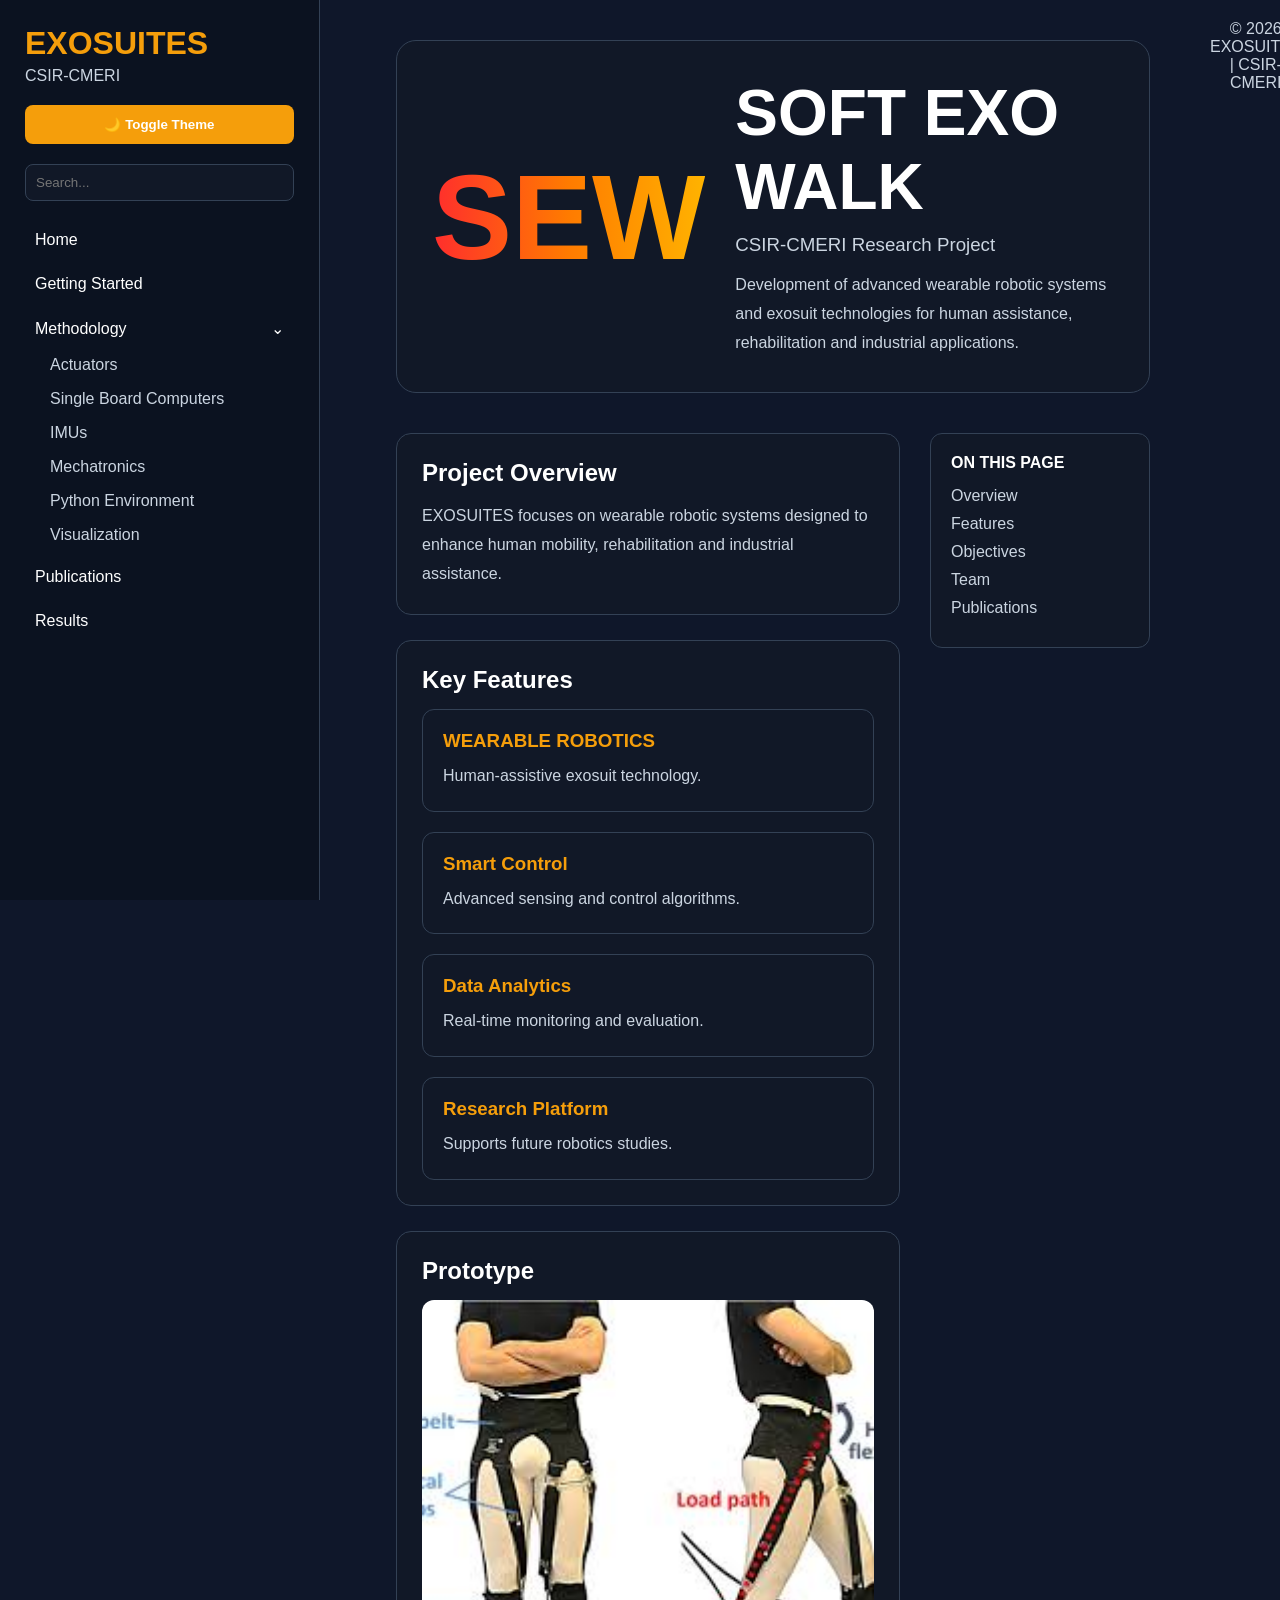
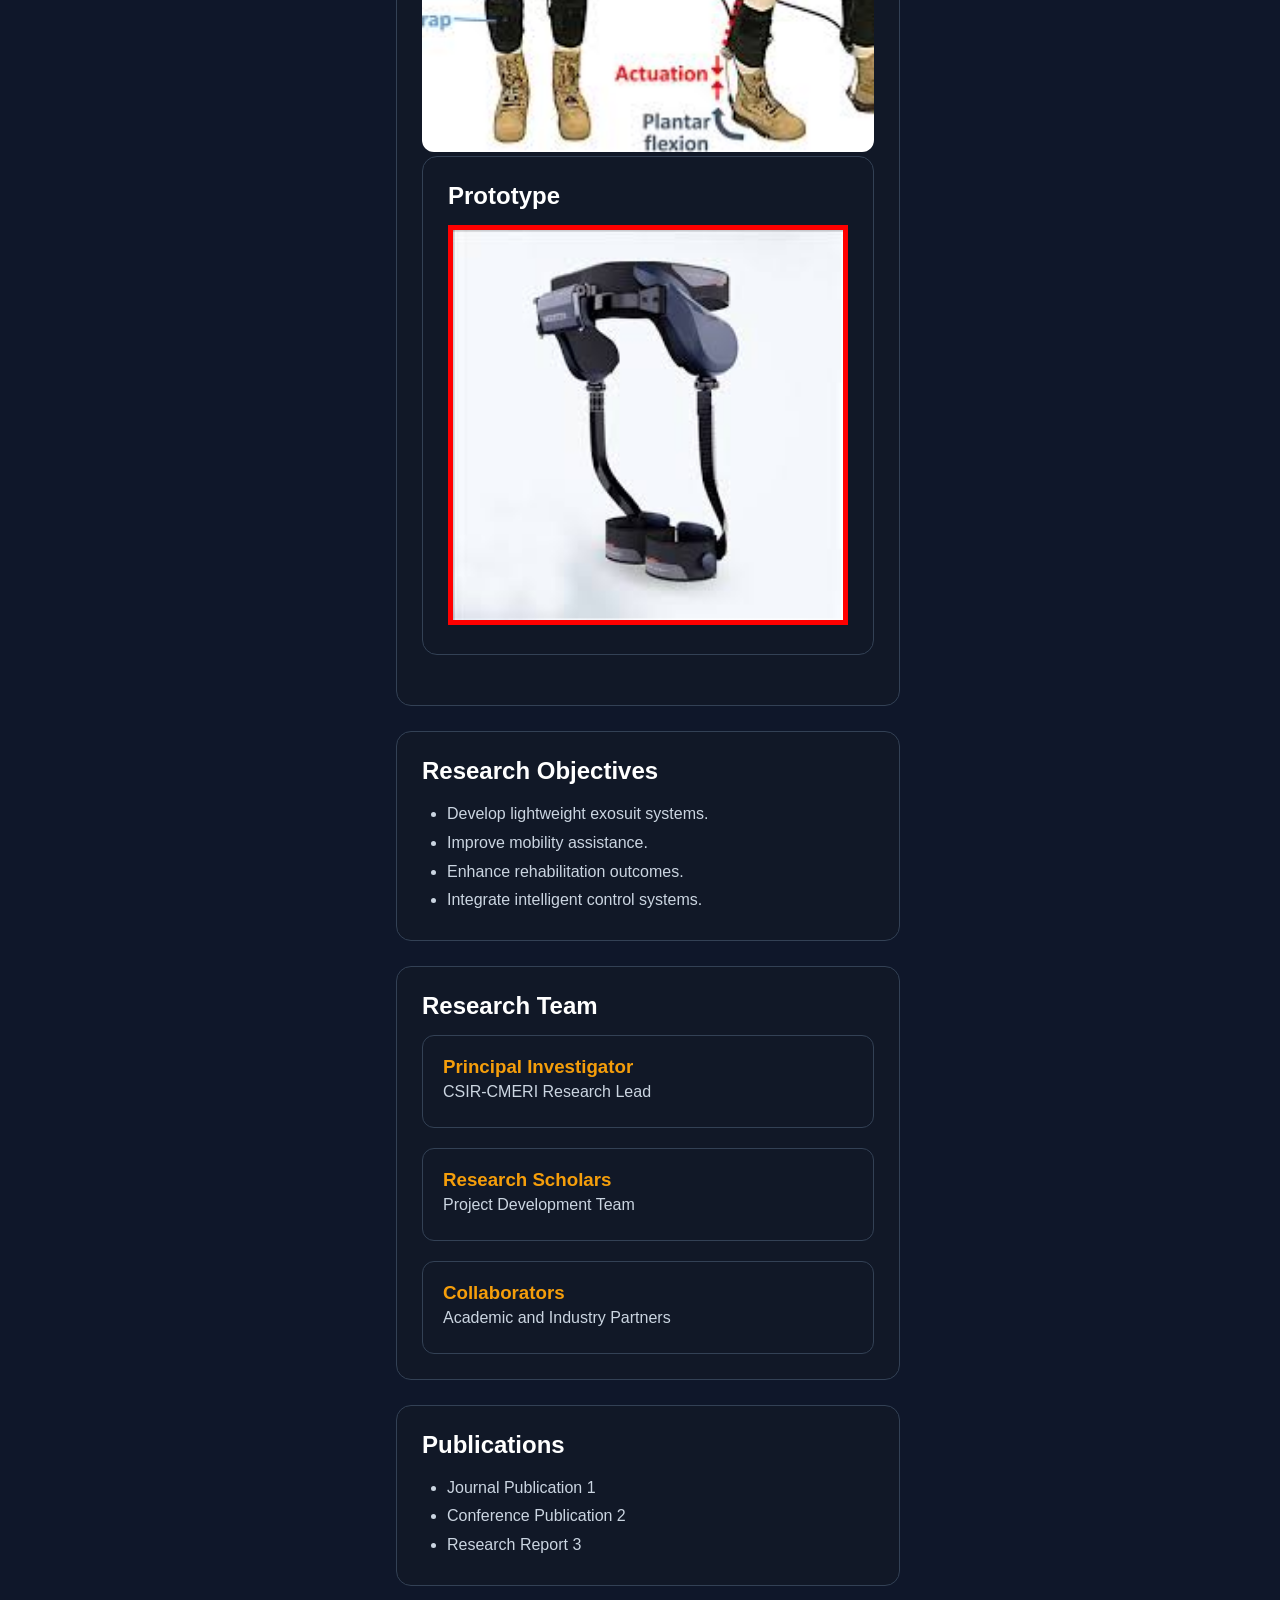
<file: index.html>
<!DOCTYPE html>

<html lang="en">

<head>
    <meta charset="UTF-8">
    <meta name="viewport" content="width=device-width, initial-scale=1.0">
    <title>EXOSUITES | CSIR-CMERI</title>
    <link rel="stylesheet" href="style.css">
</head>

<body>

```
<!-- =========================
     SIDEBAR
========================== -->

<aside class="sidebar">

    <h2 class="logo-text">EXOSUITES</h2>
    <p class="institute">CSIR-CMERI</p>

    <button id="theme-toggle" class="theme-btn">
        🌙 Toggle Theme
    </button>

    <input
        type="text"
        placeholder="Search..."
        class="search-box">

    <nav class="docs-nav">

        <a href="index.html">Home</a>

        <a href="pages/about.html">
            Getting Started
        </a>

        <!-- Methodology Dropdown -->

        <div class="nav-group">

            <button class="dropdown-btn">
                Methodology
                <span>⌄</span>
            </button>

            <div class="dropdown-content">

                <a href="pages/actuators.html">
                    Actuators
                </a>

                <a href="pages/single_board_computers.html">
                    Single Board Computers
                </a>

                <a href="pages/imus.html">
                    IMUs
                </a>

                <a href="pages/mechatronics.html">
                    Mechatronics
                </a>

                <a href="pages/python_environment.html">
                    Python Environment
                </a>

                <a href="pages/visualization.html">
                    Visualization
                </a>

            </div>

        </div>

        <a href="pages/publications.html">
            Publications
        </a>

        <a href="pages/results.html">
            Results
        </a>

    </nav>

</aside>

<!-- =========================
     MAIN CONTENT
========================== -->

<main class="content">

    <!-- Hero Banner -->

    <section class="hero-banner">

        <div class="hero-logo">
            SEW
        </div>

        <div class="hero-content">

            <h1>SOFT EXO WALK</h1>

            <h3>CSIR-CMERI Research Project</h3>

            <p>
                Development of advanced wearable robotic systems and
                exosuit technologies for human assistance,
                rehabilitation and industrial applications.
            </p>

        </div>

    </section>

    <!-- Main Layout -->

    <div class="layout">

        <!-- Main Content -->

        <div class="main-content">

            <section id="overview">

                <h2>Project Overview</h2>

                <p>
                    EXOSUITES focuses on wearable robotic systems
                    designed to enhance human mobility,
                    rehabilitation and industrial assistance.
                </p>

            </section>

            <section id="features">

                <h2>Key Features</h2>

                <div class="feature-grid">

                    <div class="feature-card">
                        <h3>WEARABLE ROBOTICS</h3>
                        <p>Human-assistive exosuit technology.</p>
                    </div>

                    <div class="feature-card">
                        <h3>Smart Control</h3>
                        <p>Advanced sensing and control algorithms.</p>
                    </div>

                    <div class="feature-card">
                        <h3>Data Analytics</h3>
                        <p>Real-time monitoring and evaluation.</p>
                    </div>

                    <div class="feature-card">
                        <h3>Research Platform</h3>
                        <p>Supports future robotics studies.</p>
                    </div>

                </div>

            </section>

            <section>

                <h2>Prototype</h2>

                <img
                    src="assets/images/Exosuites.jpeg"
                    alt="EXOSUITES Prototype"
                    class="project-image">
                <section>
    <h2>Prototype</h2>

                <img src="assets/images/leg.jpeg"
                     alt="Leg Prototype"
                    style="width:400px; border:5px solid red;">
            </section>

            </section>

            <section id="objectives">

                <h2>Research Objectives</h2>

                <ul>
                    <li>Develop lightweight exosuit systems.</li>
                    <li>Improve mobility assistance.</li>
                    <li>Enhance rehabilitation outcomes.</li>
                    <li>Integrate intelligent control systems.</li>
                </ul>

            </section>

            <section id="team">

                <h2>Research Team</h2>

                <div class="team-grid">

                    <div class="team-card">
                        <h3>Principal Investigator</h3>
                        <p>CSIR-CMERI Research Lead</p>
                    </div>

                    <div class="team-card">
                        <h3>Research Scholars</h3>
                        <p>Project Development Team</p>
                    </div>

                    <div class="team-card">
                        <h3>Collaborators</h3>
                        <p>Academic and Industry Partners</p>
                    </div>

                </div>

            </section>

            <section id="publications">

                <h2>Publications</h2>

                <ul>
                    <li>Journal Publication 1</li>
                    <li>Conference Publication 2</li>
                    <li>Research Report 3</li>
                </ul>

            </section>

        </div>

        <!-- Right Sidebar -->

        <div class="toc">

            <h4>ON THIS PAGE</h4>

            <a href="#overview">Overview</a>
            <a href="#features">Features</a>
            <a href="#objectives">Objectives</a>
            <a href="#team">Team</a>
            <a href="#publications">Publications</a>

        </div>

    </div>

</main>

<footer>
    © 2026 EXOSUITES | CSIR-CMERI
</footer>

<script src="script.js"></script>
```

</body>

</html>
</file>
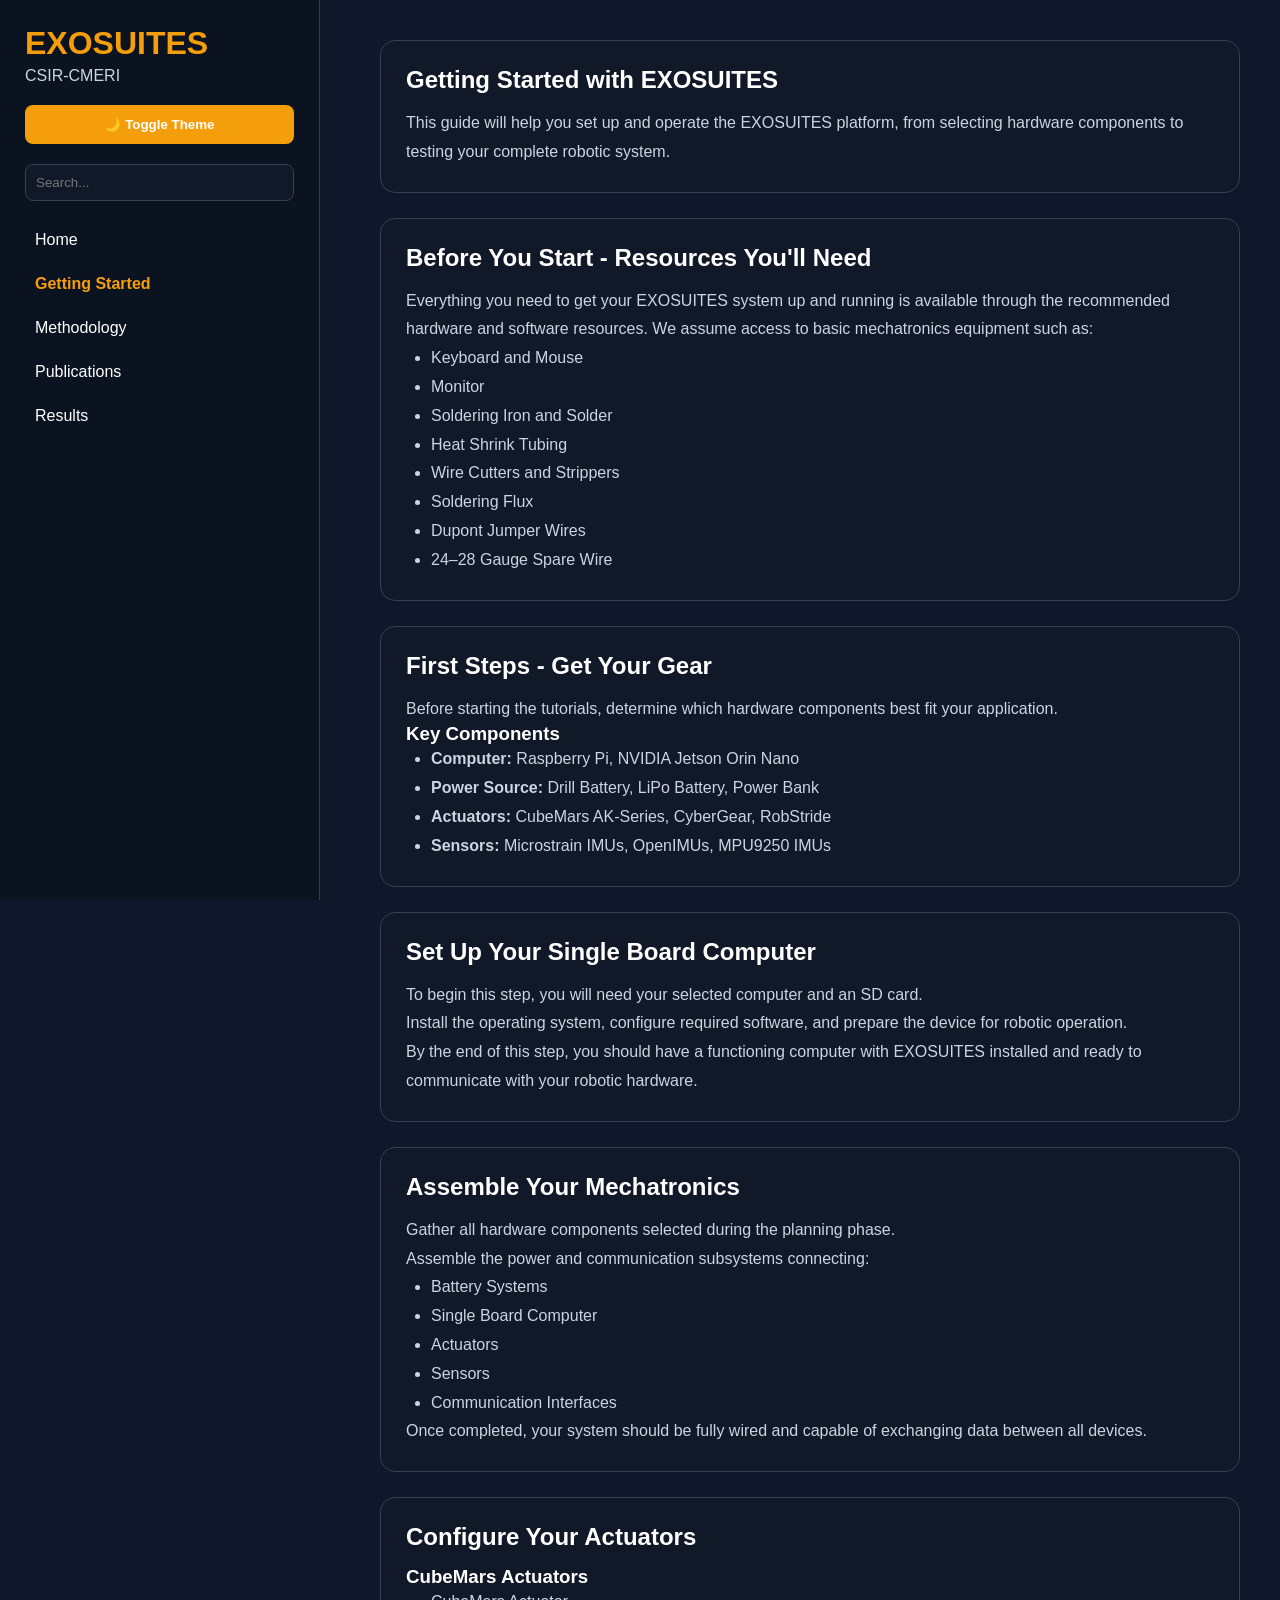
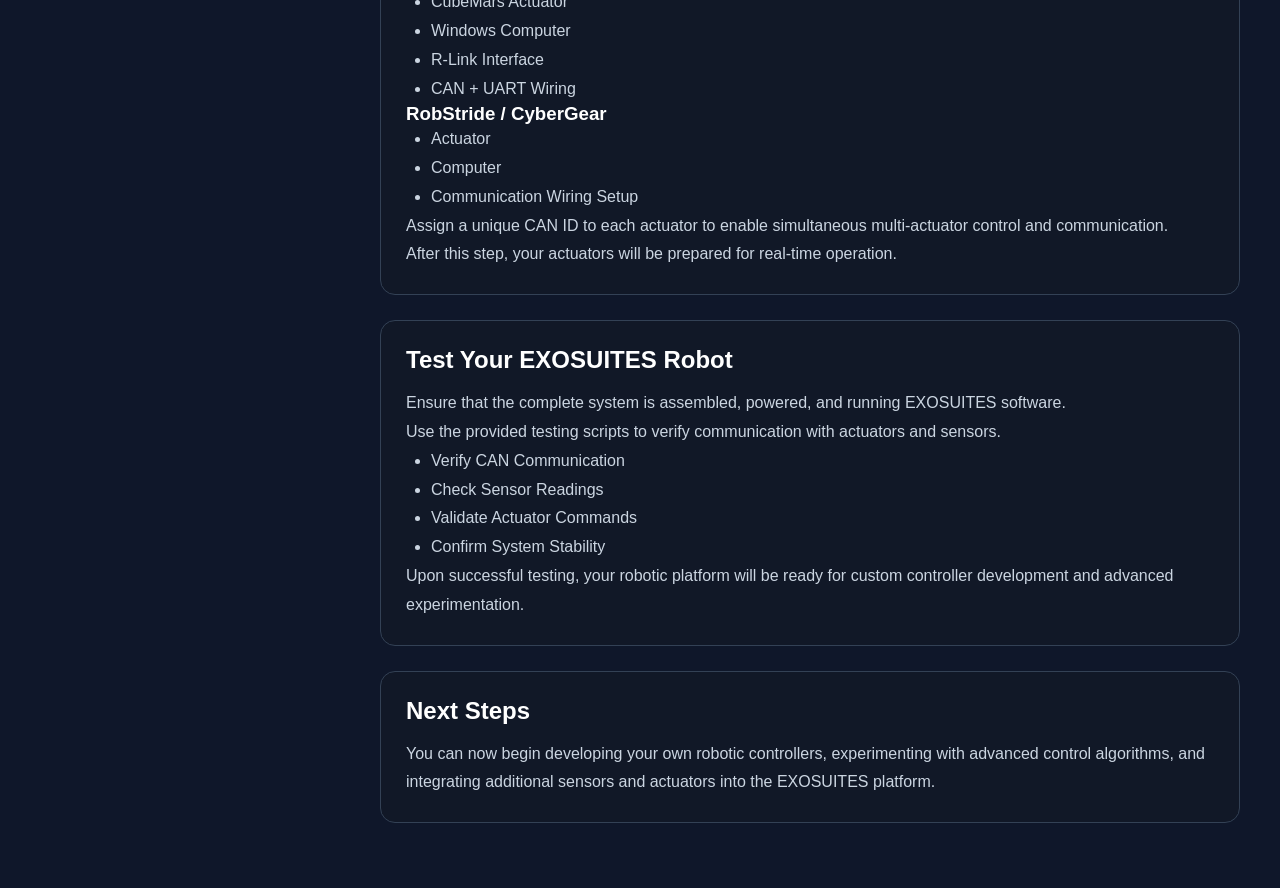
<file: pages/about.html>
<!DOCTYPE html>
<html lang="en">
<head>
    <meta charset="UTF-8">
    <meta name="viewport" content="width=device-width, initial-scale=1.0">
    <title>About - EXOSUITES</title>
    <link rel="stylesheet" href="../style.css">
</head>
<body>

<main class="content">

    <section>
    <h1>Getting Started with EXOSUITES</h1>

    <p>
        This guide will help you set up and operate the EXOSUITES platform,
        from selecting hardware components to testing your complete robotic system.
    </p>
</section>

<section>
    <h2>Before You Start - Resources You'll Need</h2>

    <p>
        Everything you need to get your EXOSUITES system up and running is
        available through the recommended hardware and software resources.
        We assume access to basic mechatronics equipment such as:
    </p>

    <ul>
        <li>Keyboard and Mouse</li>
        <li>Monitor</li>
        <li>Soldering Iron and Solder</li>
        <li>Heat Shrink Tubing</li>
        <li>Wire Cutters and Strippers</li>
        <li>Soldering Flux</li>
        <li>Dupont Jumper Wires</li>
        <li>24–28 Gauge Spare Wire</li>
    </ul>
</section>

<section>
    <h2>First Steps - Get Your Gear</h2>

    <p>
        Before starting the tutorials, determine which hardware components
        best fit your application.
    </p>

    <h3>Key Components</h3>

    <ul>
        <li><strong>Computer:</strong> Raspberry Pi, NVIDIA Jetson Orin Nano</li>
        <li><strong>Power Source:</strong> Drill Battery, LiPo Battery, Power Bank</li>
        <li><strong>Actuators:</strong> CubeMars AK-Series, CyberGear, RobStride</li>
        <li><strong>Sensors:</strong> Microstrain IMUs, OpenIMUs, MPU9250 IMUs</li>
    </ul>
</section>

<section>
    <h2>Set Up Your Single Board Computer</h2>

    <p>
        To begin this step, you will need your selected computer and an SD card.
    </p>

    <p>
        Install the operating system, configure required software, and prepare
        the device for robotic operation.
    </p>

    <p>
        By the end of this step, you should have a functioning computer with
        EXOSUITES installed and ready to communicate with your robotic hardware.
    </p>
</section>

<section>
    <h2>Assemble Your Mechatronics</h2>

    <p>
        Gather all hardware components selected during the planning phase.
    </p>

    <p>
        Assemble the power and communication subsystems connecting:
    </p>

    <ul>
        <li>Battery Systems</li>
        <li>Single Board Computer</li>
        <li>Actuators</li>
        <li>Sensors</li>
        <li>Communication Interfaces</li>
    </ul>

    <p>
        Once completed, your system should be fully wired and capable of
        exchanging data between all devices.
    </p>
</section>

<section>
    <h2>Configure Your Actuators</h2>

    <h3>CubeMars Actuators</h3>

    <ul>
        <li>CubeMars Actuator</li>
        <li>Windows Computer</li>
        <li>R-Link Interface</li>
        <li>CAN + UART Wiring</li>
    </ul>

    <h3>RobStride / CyberGear</h3>

    <ul>
        <li>Actuator</li>
        <li>Computer</li>
        <li>Communication Wiring Setup</li>
    </ul>

    <p>
        Assign a unique CAN ID to each actuator to enable simultaneous
        multi-actuator control and communication.
    </p>

    <p>
        After this step, your actuators will be prepared for real-time operation.
    </p>
</section>

<section>
    <h2>Test Your EXOSUITES Robot</h2>

    <p>
        Ensure that the complete system is assembled, powered, and running
        EXOSUITES software.
    </p>

    <p>
        Use the provided testing scripts to verify communication with
        actuators and sensors.
    </p>

    <ul>
        <li>Verify CAN Communication</li>
        <li>Check Sensor Readings</li>
        <li>Validate Actuator Commands</li>
        <li>Confirm System Stability</li>
    </ul>

    <p>
        Upon successful testing, your robotic platform will be ready for
        custom controller development and advanced experimentation.
    </p>
</section>

<section>
    <h2>Next Steps</h2>

    <p>
        You can now begin developing your own robotic controllers,
        experimenting with advanced control algorithms,
        and integrating additional sensors and actuators into the EXOSUITES platform.
    </p>
</section>
<aside class="sidebar">

    <h2 class="logo-text">EXOSUITES</h2>
    <p class="institute">CSIR-CMERI</p>

    <button id="theme-toggle" class="theme-btn">
        🌙 Toggle Theme
    </button>

    <input
        type="text"
        placeholder="Search..."
        class="search-box">

    <nav class="docs-nav">

        <a href="../index.html">Home</a>

        <a href="about.html" class="active">
            Getting Started
        </a>

        <a href="methodology.html">
            Methodology
        </a>

        <a href="publications.html">
            Publications
        </a>

        <a href="results.html">
            Results
        </a>

    </nav>

</aside>
</main>
<script src="../script.js"></script>
</body>
</html>
</file>
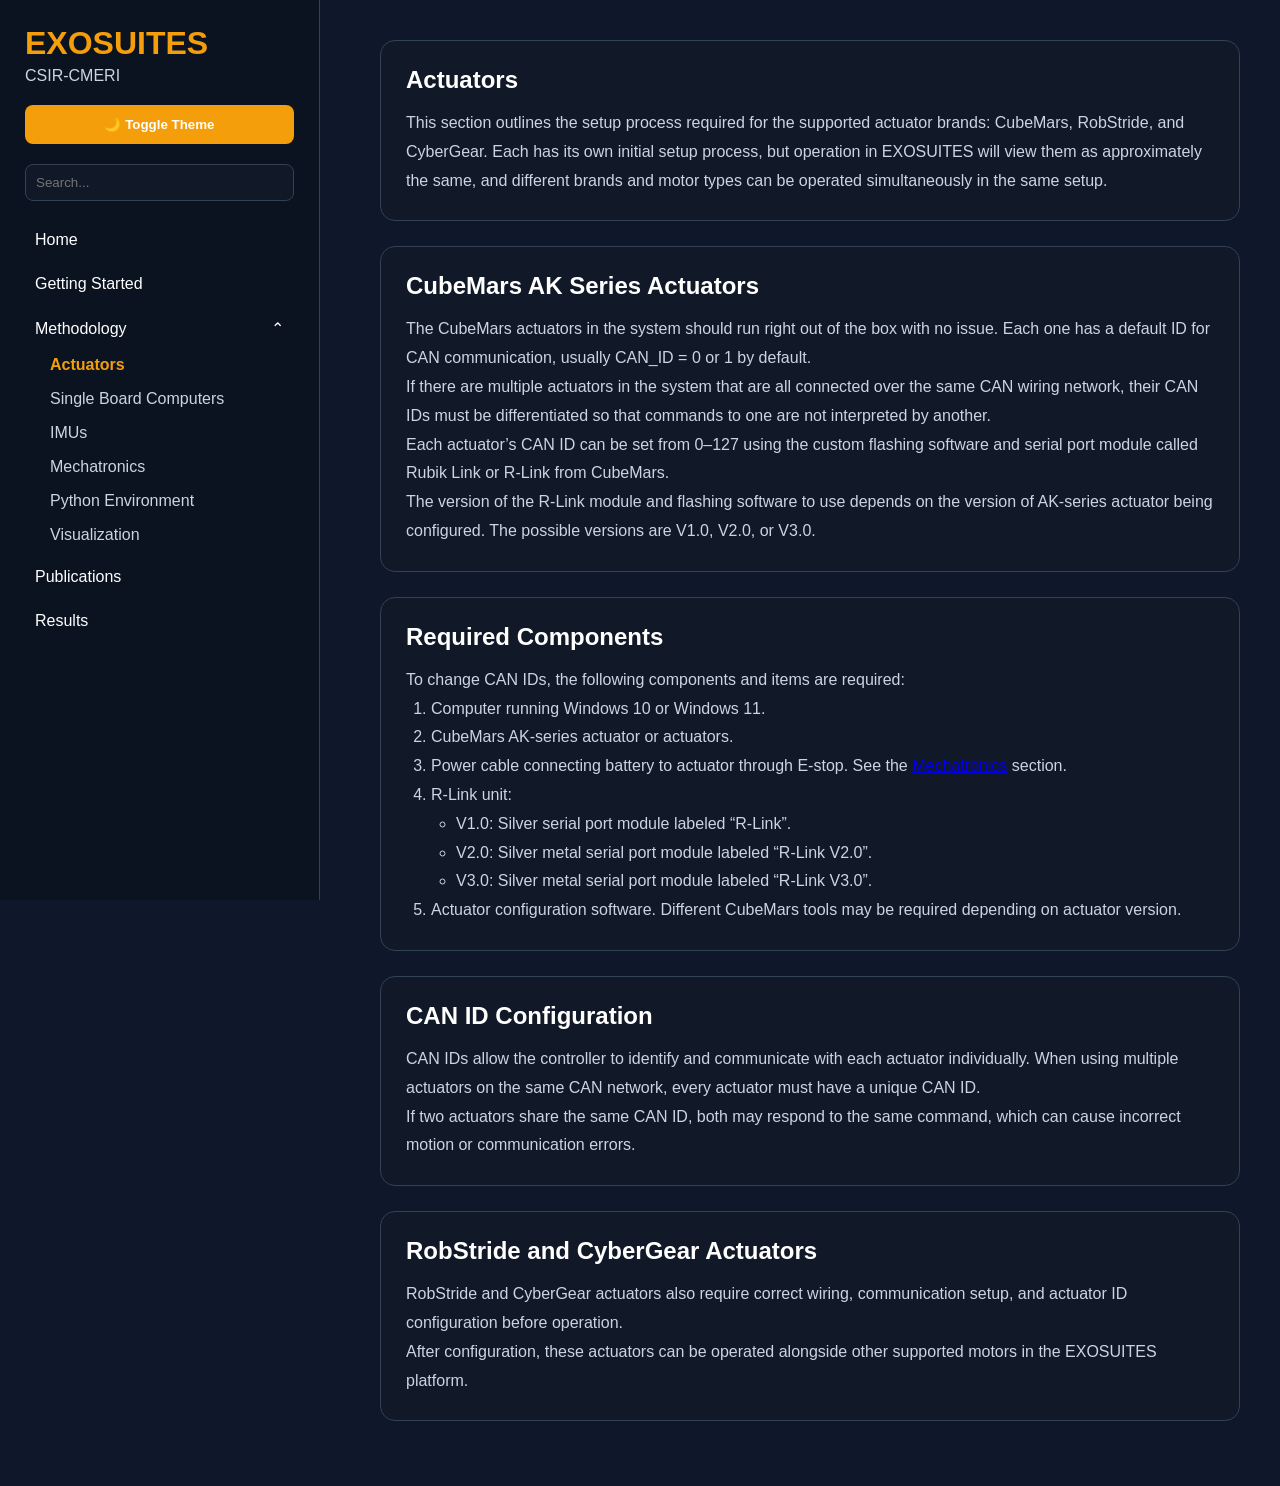
<file: pages/actuators.html>
<!DOCTYPE html>
<html lang="en">

<head>
    <meta charset="UTF-8">
    <meta name="viewport" content="width=device-width, initial-scale=1.0">
    <title>Actuators | EXOSUITES</title>
    <link rel="stylesheet" href="../style.css">
</head>

<body>

<aside class="sidebar">

    <h2 class="logo-text">EXOSUITES</h2>
    <p class="institute">CSIR-CMERI</p>

    <button id="theme-toggle" class="theme-btn">
        🌙 Toggle Theme
    </button>

    <input type="text" placeholder="Search..." class="search-box">

    <nav class="docs-nav">

        <a href="../index.html">Home</a>
        <a href="about.html">Getting Started</a>

        <div class="nav-group">

            <button class="dropdown-btn">
                Methodology
                <span>⌃</span>
            </button>

            <div class="dropdown-content">

                <a href="actuators.html" class="active">Actuators</a>
                <a href="single_board_computers.html">Single Board Computers</a>
                <a href="imus.html">IMUs</a>
                <a href="mechatronics.html">Mechatronics</a>
                <a href="python_environment.html">Python Environment</a>
                <a href="visualization.html">Visualization</a>

            </div>

        </div>

        <a href="publications.html">Publications</a>
        <a href="results.html">Results</a>

    </nav>

</aside>

<main class="content">

    <section>
        <h1>Actuators</h1>

        <p>
            This section outlines the setup process required for the supported
            actuator brands: CubeMars, RobStride, and CyberGear. Each has its own
            initial setup process, but operation in EXOSUITES will view them as
            approximately the same, and different brands and motor types can be
            operated simultaneously in the same setup.
        </p>
    </section>

    <section>
        <h2>CubeMars AK Series Actuators</h2>

        <p>
            The CubeMars actuators in the system should run right out of the box
            with no issue. Each one has a default ID for CAN communication,
            usually CAN_ID = 0 or 1 by default.
        </p>

        <p>
            If there are multiple actuators in the system that are all connected
            over the same CAN wiring network, their CAN IDs must be differentiated
            so that commands to one are not interpreted by another.
        </p>

        <p>
            Each actuator’s CAN ID can be set from 0–127 using the custom flashing
            software and serial port module called Rubik Link or R-Link from
            CubeMars.
        </p>

        <p>
            The version of the R-Link module and flashing software to use depends
            on the version of AK-series actuator being configured. The possible
            versions are V1.0, V2.0, or V3.0.
        </p>
    </section>

    <section>
        <h2>Required Components</h2>

        <p>
            To change CAN IDs, the following components and items are required:
        </p>

        <ol>
            <li>Computer running Windows 10 or Windows 11.</li>
            <li>CubeMars AK-series actuator or actuators.</li>
            <li>
                Power cable connecting battery to actuator through E-stop.
                See the <a href="mechatronics.html">Mechatronics</a> section.
            </li>
            <li>
                R-Link unit:
                <ul>
                    <li>V1.0: Silver serial port module labeled “R-Link”.</li>
                    <li>V2.0: Silver metal serial port module labeled “R-Link V2.0”.</li>
                    <li>V3.0: Silver metal serial port module labeled “R-Link V3.0”.</li>
                </ul>
            </li>
            <li>
                Actuator configuration software. Different CubeMars tools may be
                required depending on actuator version.
            </li>
        </ol>
    </section>

    <section>
        <h2>CAN ID Configuration</h2>

        <p>
            CAN IDs allow the controller to identify and communicate with each
            actuator individually. When using multiple actuators on the same CAN
            network, every actuator must have a unique CAN ID.
        </p>

        <p>
            If two actuators share the same CAN ID, both may respond to the same
            command, which can cause incorrect motion or communication errors.
        </p>
    </section>

    <section>
        <h2>RobStride and CyberGear Actuators</h2>

        <p>
            RobStride and CyberGear actuators also require correct wiring,
            communication setup, and actuator ID configuration before operation.
        </p>

        <p>
            After configuration, these actuators can be operated alongside other
            supported motors in the EXOSUITES platform.
        </p>
    </section>

</main>

<script src="../script.js"></script>

</body>
</html>
</file>
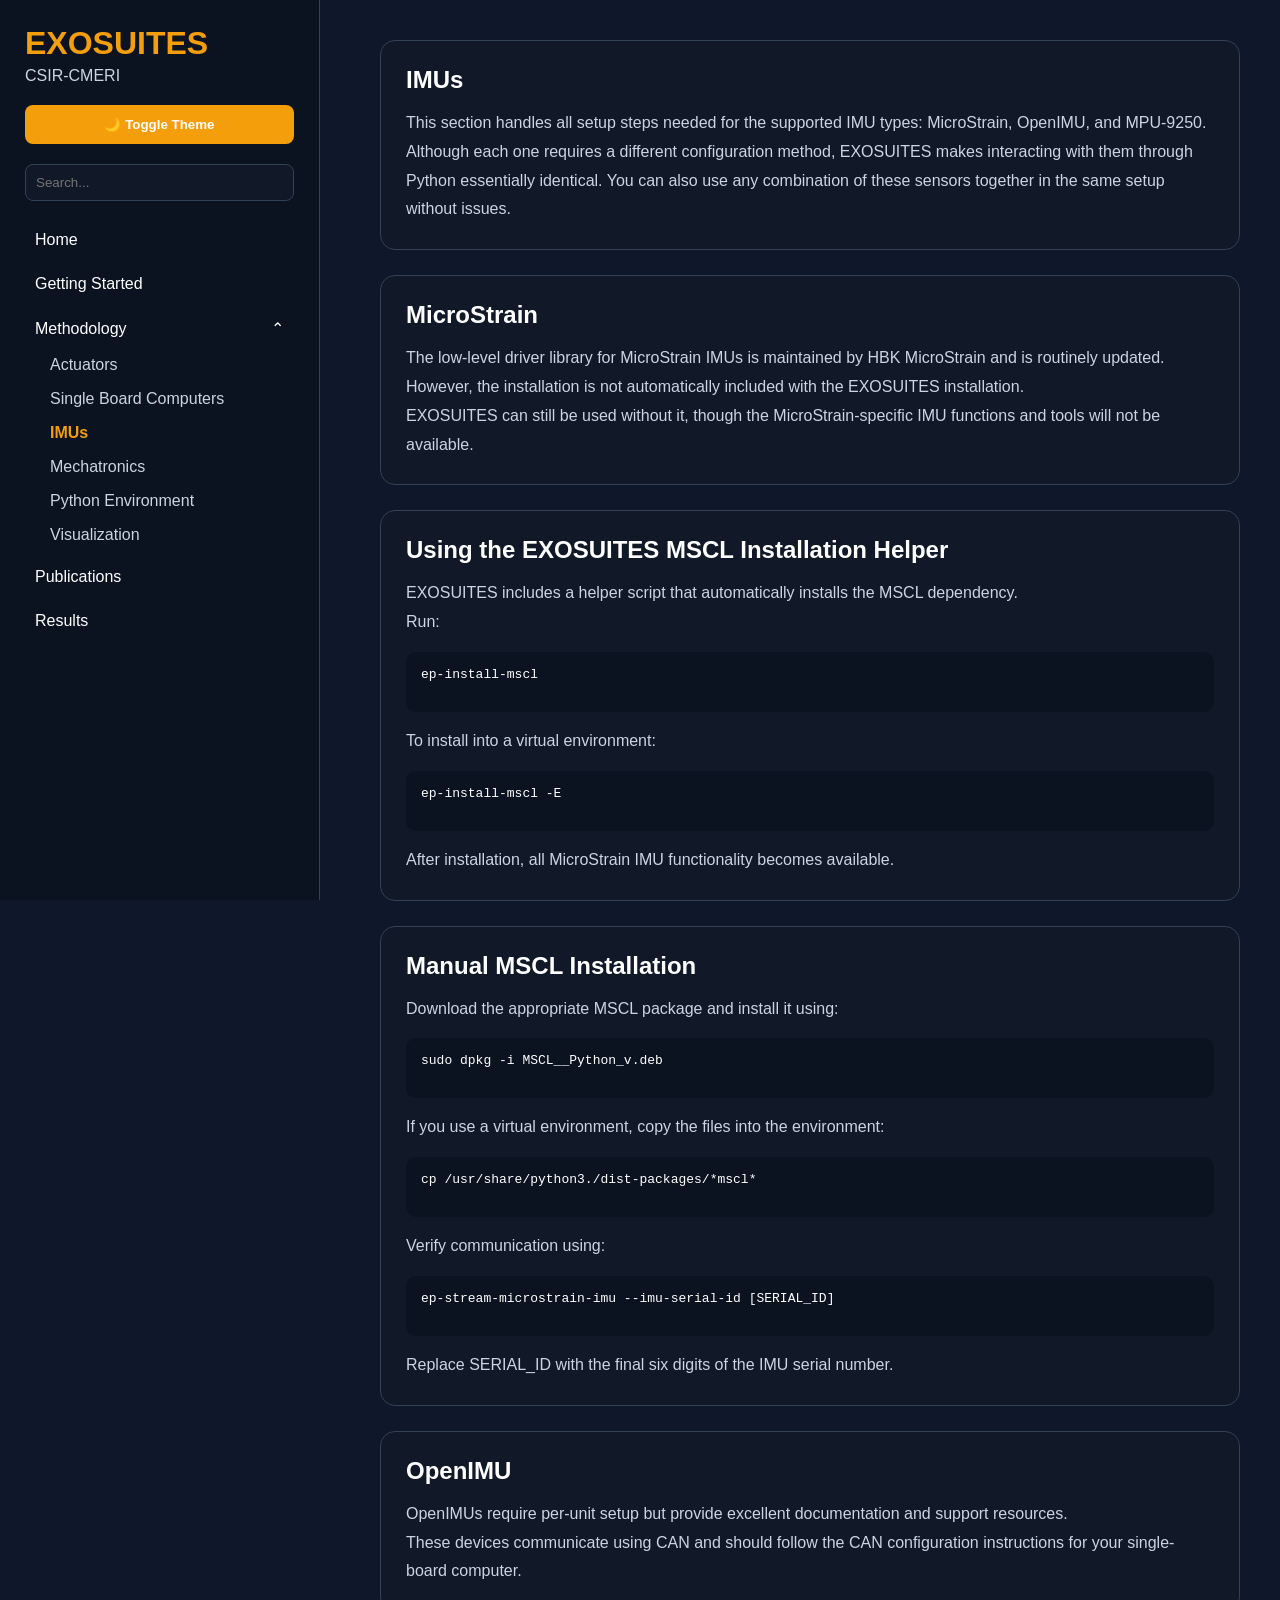
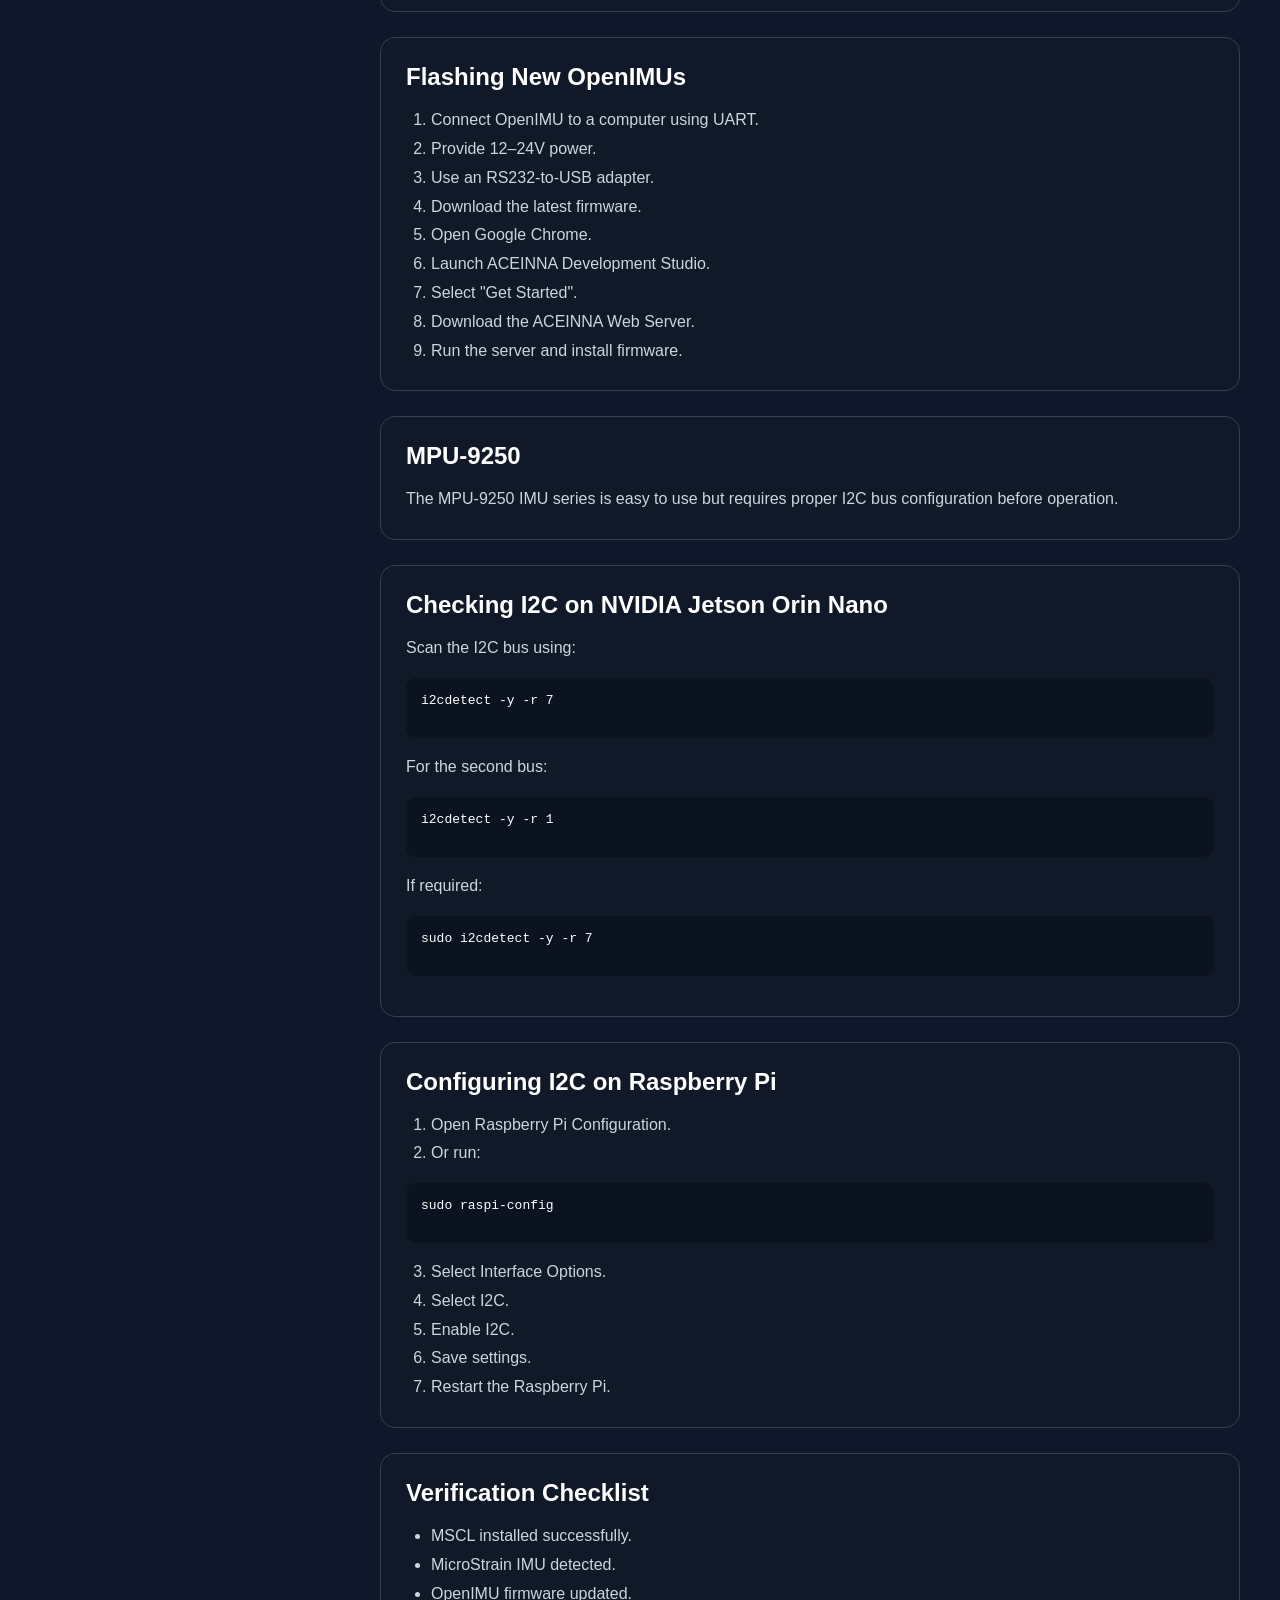
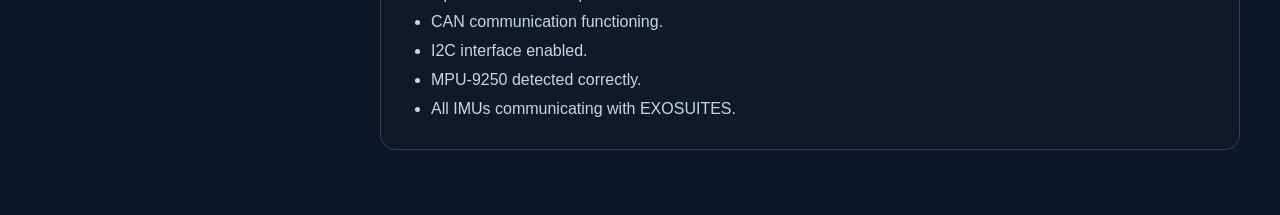
<file: pages/imus.html>
<!DOCTYPE html>
<html lang="en">

<head>
    <meta charset="UTF-8">
    <meta name="viewport" content="width=device-width, initial-scale=1.0">
    <title>IMUs | EXOSUITES</title>
    <link rel="stylesheet" href="../style.css">
</head>

<body>

    <!-- Sidebar -->
    <aside class="sidebar">

        <h2 class="logo-text">EXOSUITES</h2>
        <p class="institute">CSIR-CMERI</p>

        <button id="theme-toggle" class="theme-btn">
            🌙 Toggle Theme
        </button>

        <input
            type="text"
            placeholder="Search..."
            class="search-box">

        <nav class="docs-nav">

            <a href="../index.html">Home</a>

            <a href="about.html">
                Getting Started
            </a>

            <div class="nav-group">

                <button class="dropdown-btn">
                    Methodology
                    <span>⌃</span>
                </button>

                <div class="dropdown-content">

                    <a href="actuators.html">Actuators</a>

                    <a href="single_board_computers.html">
                        Single Board Computers
                    </a>

                    <a href="imus.html" class="active">
                        IMUs
                    </a>

                    <a href="mechatronics.html">
                        Mechatronics
                    </a>

                    <a href="python_environment.html">
                        Python Environment
                    </a>

                    <a href="visualization.html">
                        Visualization
                    </a>

                </div>

            </div>

            <a href="publications.html">
                Publications
            </a>

            <a href="results.html">
                Results
            </a>

        </nav>

    </aside>

    <!-- Main Content -->
    <main class="content">

        <section>

            <h1>IMUs</h1>

            <p>
                This section handles all setup steps needed for the supported
                IMU types: MicroStrain, OpenIMU, and MPU-9250.
                Although each one requires a different configuration method,
                EXOSUITES makes interacting with them through Python
                essentially identical. You can also use any combination of
                these sensors together in the same setup without issues.
            </p>

        </section>

        <section>

            <h2>MicroStrain</h2>

            <p>
                The low-level driver library for MicroStrain IMUs is maintained
                by HBK MicroStrain and is routinely updated.
                However, the installation is not automatically included with
                the EXOSUITES installation.
            </p>

            <p>
                EXOSUITES can still be used without it, though the
                MicroStrain-specific IMU functions and tools will not
                be available.
            </p>

        </section>

        <section>

            <h2>Using the EXOSUITES MSCL Installation Helper</h2>

            <p>
                EXOSUITES includes a helper script that automatically installs
                the MSCL dependency.
            </p>

            <p>
                Run:
            </p>

            <pre>
ep-install-mscl
            </pre>

            <p>
                To install into a virtual environment:
            </p>

            <pre>
ep-install-mscl -E
            </pre>

            <p>
                After installation, all MicroStrain IMU functionality
                becomes available.
            </p>

        </section>

        <section>

            <h2>Manual MSCL Installation</h2>

            <p>
                Download the appropriate MSCL package and install it using:
            </p>

            <pre>
sudo dpkg -i MSCL_<architecture>_Python<version>_v<release>.deb
            </pre>

            <p>
                If you use a virtual environment, copy the files into
                the environment:
            </p>

            <pre>
cp /usr/share/python3.<version>/dist-packages/*mscl* <path/to/env>
            </pre>

            <p>
                Verify communication using:
            </p>

            <pre>
ep-stream-microstrain-imu --imu-serial-id [SERIAL_ID]
            </pre>

            <p>
                Replace SERIAL_ID with the final six digits of the
                IMU serial number.
            </p>

        </section>

        <section>

            <h2>OpenIMU</h2>

            <p>
                OpenIMUs require per-unit setup but provide excellent
                documentation and support resources.
            </p>

            <p>
                These devices communicate using CAN and should follow
                the CAN configuration instructions for your
                single-board computer.
            </p>

        </section>

        <section>

            <h2>Flashing New OpenIMUs</h2>

            <ol>

                <li>Connect OpenIMU to a computer using UART.</li>

                <li>Provide 12–24V power.</li>

                <li>Use an RS232-to-USB adapter.</li>

                <li>Download the latest firmware.</li>

                <li>Open Google Chrome.</li>

                <li>Launch ACEINNA Development Studio.</li>

                <li>Select "Get Started".</li>

                <li>Download the ACEINNA Web Server.</li>

                <li>Run the server and install firmware.</li>

            </ol>

        </section>

        <section>

            <h2>MPU-9250</h2>

            <p>
                The MPU-9250 IMU series is easy to use but requires
                proper I2C bus configuration before operation.
            </p>

        </section>

        <section>

            <h2>Checking I2C on NVIDIA Jetson Orin Nano</h2>

            <p>
                Scan the I2C bus using:
            </p>

            <pre>
i2cdetect -y -r 7
            </pre>

            <p>
                For the second bus:
            </p>

            <pre>
i2cdetect -y -r 1
            </pre>

            <p>
                If required:
            </p>

            <pre>
sudo i2cdetect -y -r 7
            </pre>

        </section>

        <section>

            <h2>Configuring I2C on Raspberry Pi</h2>

            <ol>

                <li>Open Raspberry Pi Configuration.</li>

                <li>Or run:</li>

            </ol>

            <pre>
sudo raspi-config
            </pre>

            <ol start="3">

                <li>Select Interface Options.</li>

                <li>Select I2C.</li>

                <li>Enable I2C.</li>

                <li>Save settings.</li>

                <li>Restart the Raspberry Pi.</li>

            </ol>

        </section>

        <section>

            <h2>Verification Checklist</h2>

            <ul>

                <li>MSCL installed successfully.</li>

                <li>MicroStrain IMU detected.</li>

                <li>OpenIMU firmware updated.</li>

                <li>CAN communication functioning.</li>

                <li>I2C interface enabled.</li>

                <li>MPU-9250 detected correctly.</li>

                <li>All IMUs communicating with EXOSUITES.</li>

            </ul>

        </section>

    </main>

    <script src="../script.js"></script>

</body>

</html>
</file>
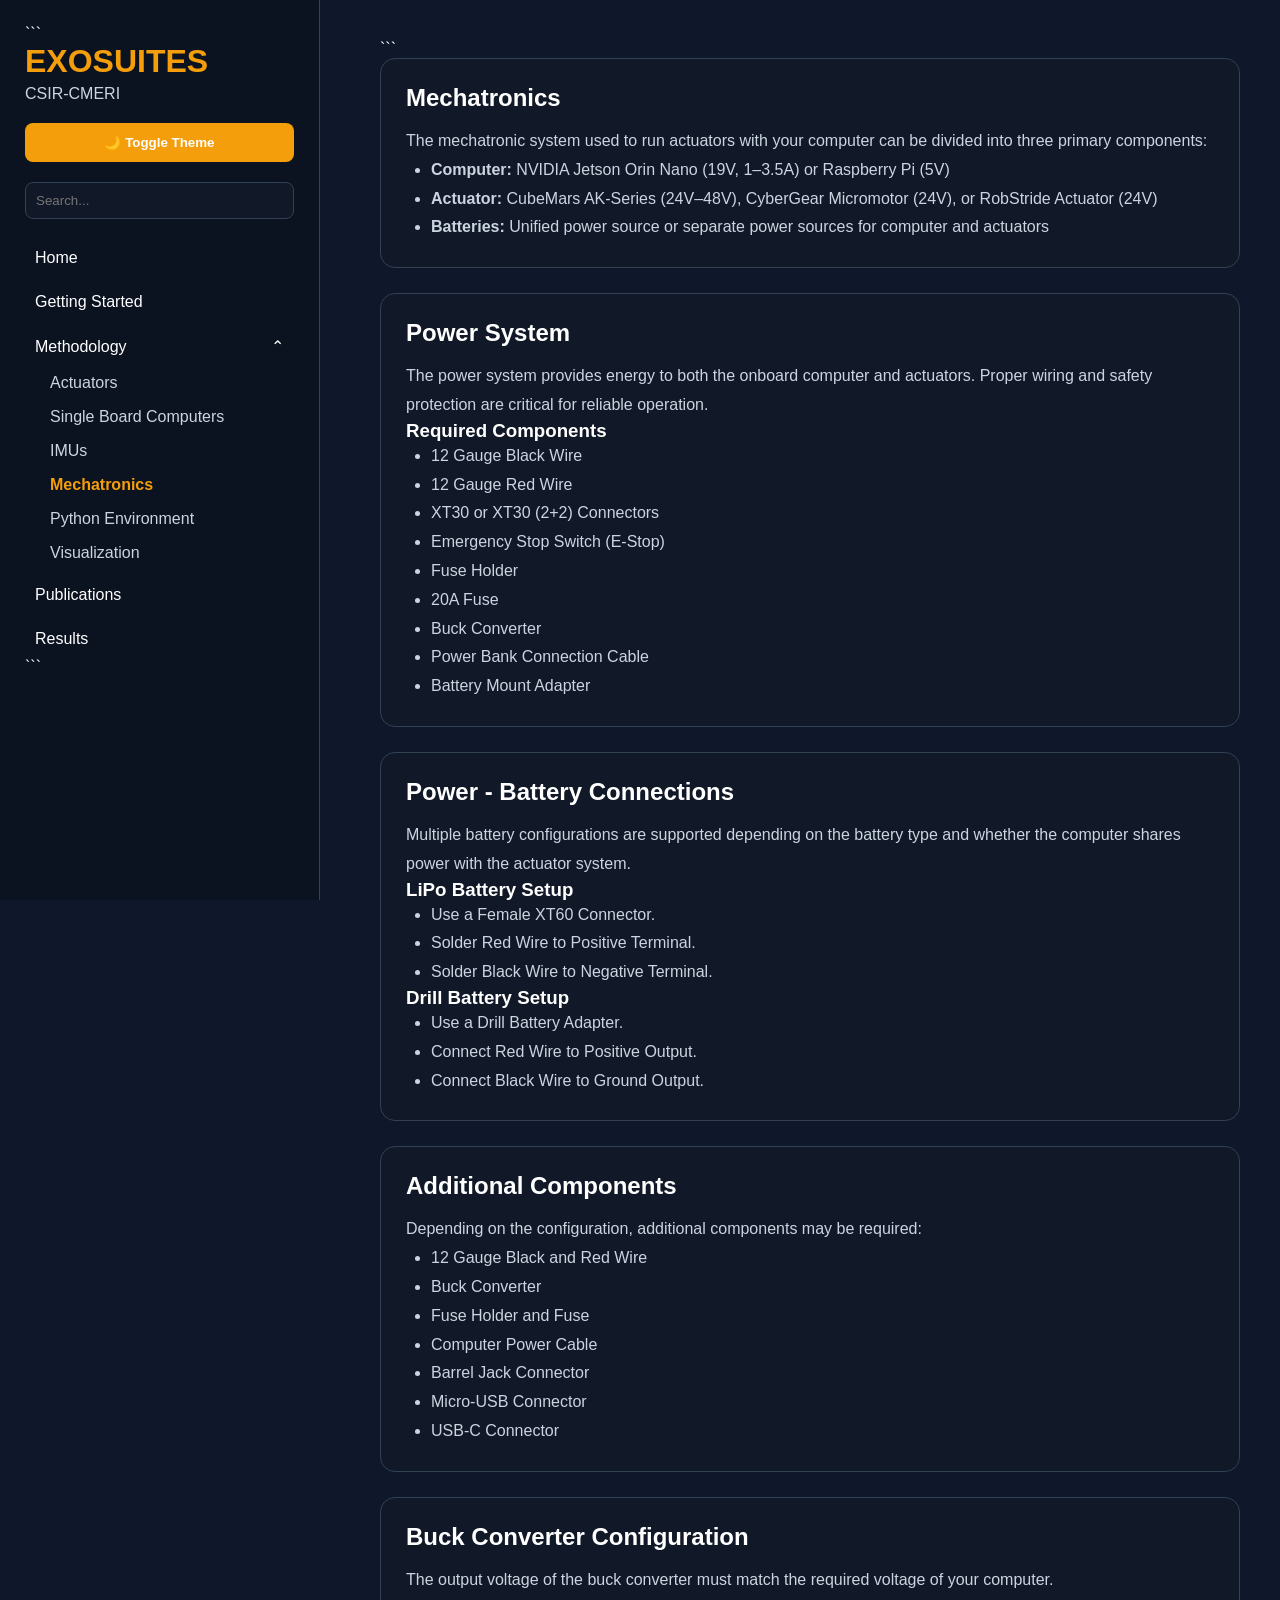
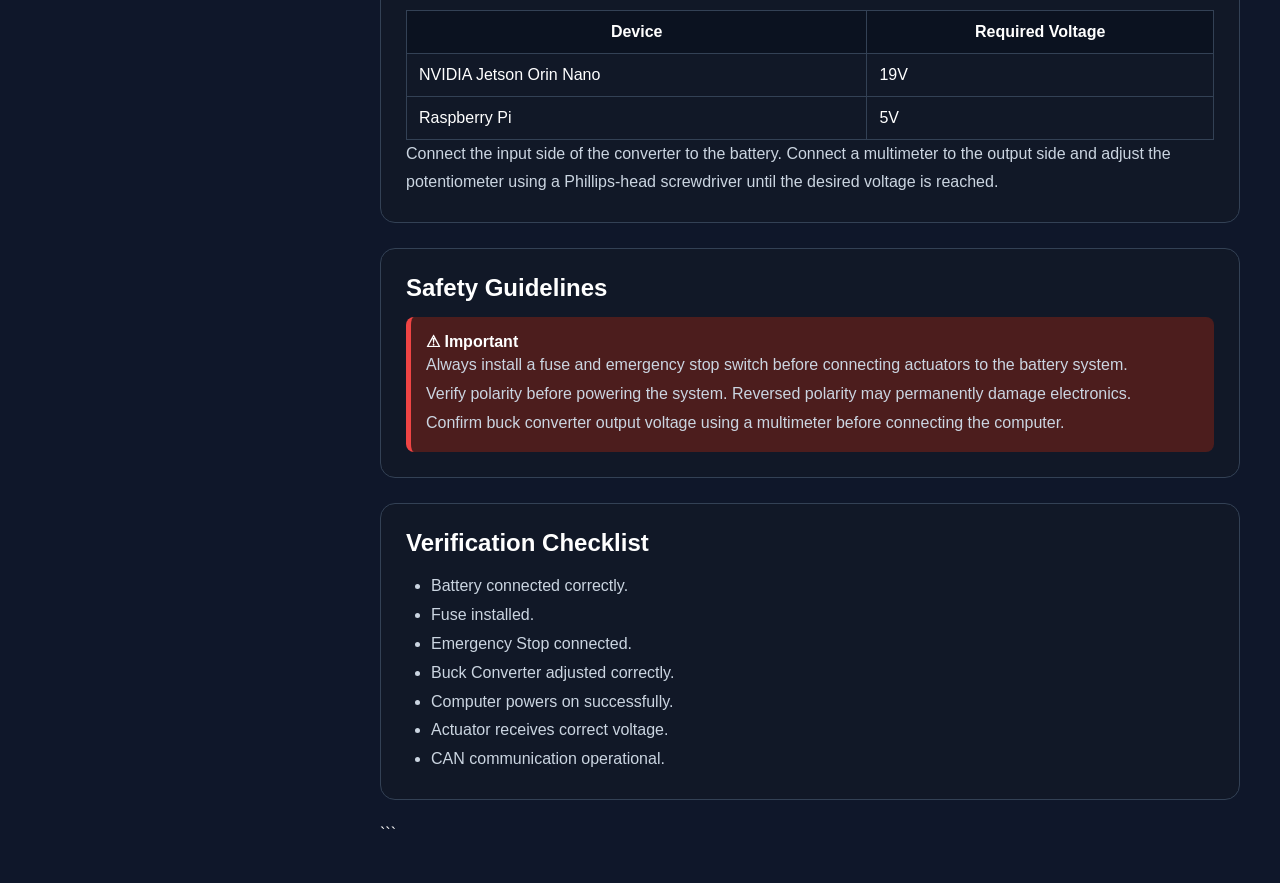
<file: pages/mechatronics.html>
<!DOCTYPE html>

<html lang="en">

<head>
    <meta charset="UTF-8">
    <meta name="viewport" content="width=device-width, initial-scale=1.0">
    <title>Mechatronics | EXOSUITES</title>
    <link rel="stylesheet" href="../style.css">
</head>

<body>

<aside class="sidebar">

```
<h2 class="logo-text">EXOSUITES</h2>
<p class="institute">CSIR-CMERI</p>

<button id="theme-toggle" class="theme-btn">
    🌙 Toggle Theme
</button>

<input type="text" placeholder="Search..." class="search-box">

<nav class="docs-nav">

    <a href="../index.html">Home</a>

    <a href="about.html">Getting Started</a>

    <div class="nav-group">

        <button class="dropdown-btn">
            Methodology
            <span>⌃</span>
        </button>

        <div class="dropdown-content">

            <a href="actuators.html">Actuators</a>

            <a href="single_board_computers.html">
                Single Board Computers
            </a>

            <a href="imus.html">IMUs</a>

            <a href="mechatronics.html" class="active">
                Mechatronics
            </a>

            <a href="python_environment.html">
                Python Environment
            </a>

            <a href="visualization.html">
                Visualization
            </a>

        </div>

    </div>

    <a href="publications.html">Publications</a>

    <a href="results.html">Results</a>

</nav>
```

</aside>

<main class="content">

```
<section>

    <h1>Mechatronics</h1>

    <p>
        The mechatronic system used to run actuators with your computer
        can be divided into three primary components:
    </p>

    <ul>

        <li>
            <strong>Computer:</strong>
            NVIDIA Jetson Orin Nano (19V, 1–3.5A)
            or Raspberry Pi (5V)
        </li>

        <li>
            <strong>Actuator:</strong>
            CubeMars AK-Series (24V–48V),
            CyberGear Micromotor (24V),
            or RobStride Actuator (24V)
        </li>

        <li>
            <strong>Batteries:</strong>
            Unified power source or separate power sources
            for computer and actuators
        </li>

    </ul>

</section>

<section>

    <h2>Power System</h2>

    <p>
        The power system provides energy to both the onboard computer
        and actuators. Proper wiring and safety protection are critical
        for reliable operation.
    </p>

    <h3>Required Components</h3>

    <ul>

        <li>12 Gauge Black Wire</li>

        <li>12 Gauge Red Wire</li>

        <li>XT30 or XT30 (2+2) Connectors</li>

        <li>Emergency Stop Switch (E-Stop)</li>

        <li>Fuse Holder</li>

        <li>20A Fuse</li>

        <li>Buck Converter</li>

        <li>Power Bank Connection Cable</li>

        <li>Battery Mount Adapter</li>

    </ul>

</section>

<section>

    <h2>Power - Battery Connections</h2>

    <p>
        Multiple battery configurations are supported depending on
        the battery type and whether the computer shares power with
        the actuator system.
    </p>

    <h3>LiPo Battery Setup</h3>

    <ul>

        <li>Use a Female XT60 Connector.</li>

        <li>Solder Red Wire to Positive Terminal.</li>

        <li>Solder Black Wire to Negative Terminal.</li>

    </ul>

    <h3>Drill Battery Setup</h3>

    <ul>

        <li>Use a Drill Battery Adapter.</li>

        <li>Connect Red Wire to Positive Output.</li>

        <li>Connect Black Wire to Ground Output.</li>

    </ul>

</section>

<section>

    <h2>Additional Components</h2>

    <p>
        Depending on the configuration, additional components
        may be required:
    </p>

    <ul>

        <li>12 Gauge Black and Red Wire</li>

        <li>Buck Converter</li>

        <li>Fuse Holder and Fuse</li>

        <li>Computer Power Cable</li>

        <li>Barrel Jack Connector</li>

        <li>Micro-USB Connector</li>

        <li>USB-C Connector</li>

    </ul>

</section>

<section>

    <h2>Buck Converter Configuration</h2>

    <p>
        The output voltage of the buck converter must match
        the required voltage of your computer.
    </p>

    <table>

        <tr>
            <th>Device</th>
            <th>Required Voltage</th>
        </tr>

        <tr>
            <td>NVIDIA Jetson Orin Nano</td>
            <td>19V</td>
        </tr>

        <tr>
            <td>Raspberry Pi</td>
            <td>5V</td>
        </tr>

    </table>

    <p>
        Connect the input side of the converter to the battery.
        Connect a multimeter to the output side and adjust the
        potentiometer using a Phillips-head screwdriver until
        the desired voltage is reached.
    </p>

</section>

<section>

    <h2>Safety Guidelines</h2>

    <div class="warning-box">

        <strong>⚠ Important</strong>

        <p>
            Always install a fuse and emergency stop switch before
            connecting actuators to the battery system.
        </p>

        <p>
            Verify polarity before powering the system.
            Reversed polarity may permanently damage electronics.
        </p>

        <p>
            Confirm buck converter output voltage using a multimeter
            before connecting the computer.
        </p>

    </div>

</section>

<section>

    <h2>Verification Checklist</h2>

    <ul>

        <li>Battery connected correctly.</li>

        <li>Fuse installed.</li>

        <li>Emergency Stop connected.</li>

        <li>Buck Converter adjusted correctly.</li>

        <li>Computer powers on successfully.</li>

        <li>Actuator receives correct voltage.</li>

        <li>CAN communication operational.</li>

    </ul>

</section>
```

</main>

<script src="../script.js"></script>

</body>
</html>
</file>
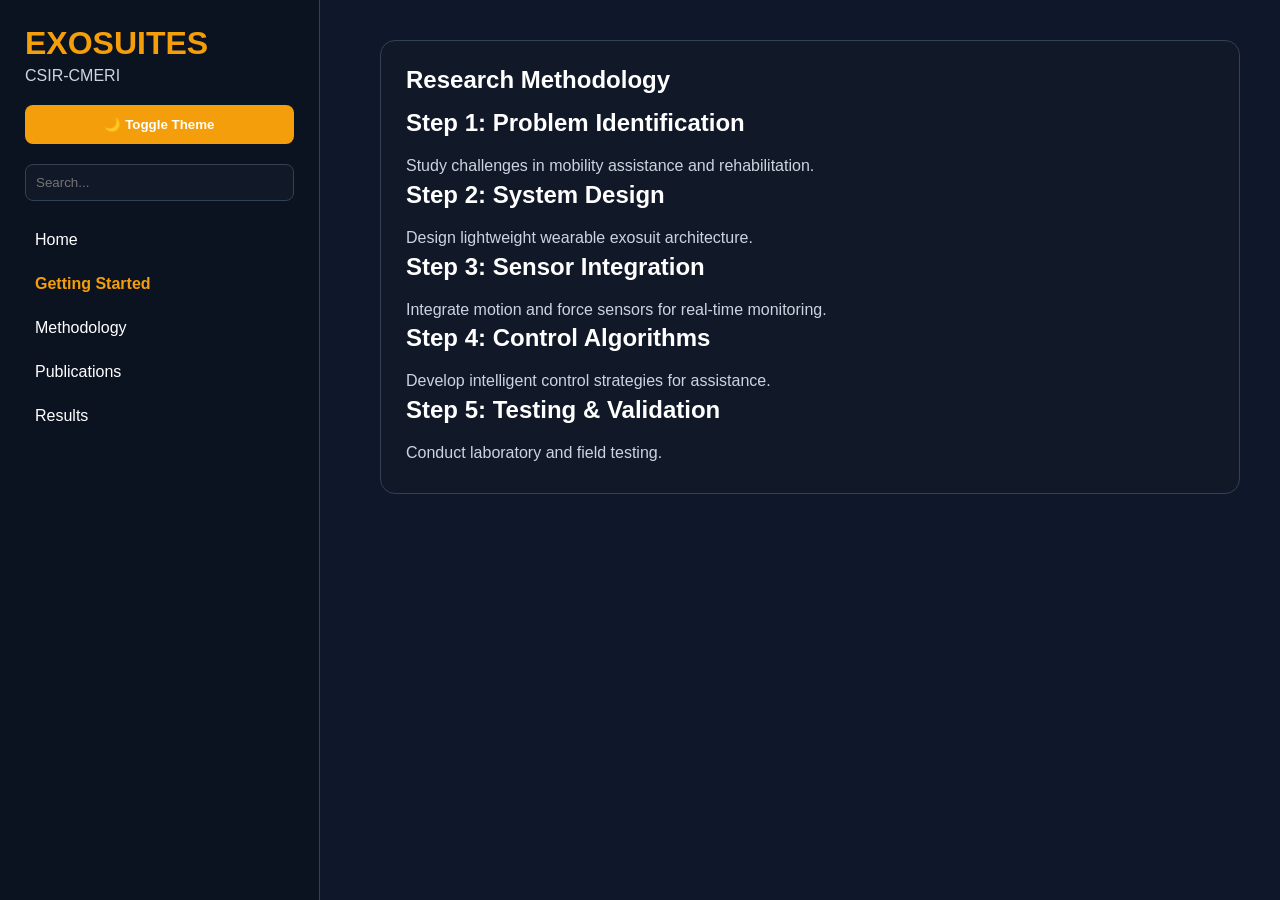
<file: pages/methodology.html>
<!DOCTYPE html>
<html lang="en">
<head>
    <meta charset="UTF-8">
    <meta name="viewport" content="width=device-width, initial-scale=1.0">
    <title>Methodology - EXOSUITES</title>
    <link rel="stylesheet" href="../style.css">
</head>
<body>

<main class="content">

<section>

<h1>Research Methodology</h1>

<h2>Step 1: Problem Identification</h2>
<p>
Study challenges in mobility assistance and rehabilitation.
</p>

<h2>Step 2: System Design</h2>
<p>
Design lightweight wearable exosuit architecture.
</p>

<h2>Step 3: Sensor Integration</h2>
<p>
Integrate motion and force sensors for real-time monitoring.
</p>

<h2>Step 4: Control Algorithms</h2>
<p>
Develop intelligent control strategies for assistance.
</p>

<h2>Step 5: Testing & Validation</h2>
<p>
Conduct laboratory and field testing.
</p>

</section>
<aside class="sidebar">

    <h2 class="logo-text">EXOSUITES</h2>
    <p class="institute">CSIR-CMERI</p>

    <button id="theme-toggle" class="theme-btn">
        🌙 Toggle Theme
    </button>

    <input
        type="text"
        placeholder="Search..."
        class="search-box">

    <nav class="docs-nav">

        <a href="../index.html">Home</a>

        <a href="about.html" class="active">
            Getting Started
        </a>

        <a href="methodology.html">
            Methodology
        </a>

        <a href="publications.html">
            Publications
        </a>

        <a href="results.html">
            Results
        </a>

    </nav>

</aside>

</main>
<script src="../script.js"></script>
</body>
</html>
</file>
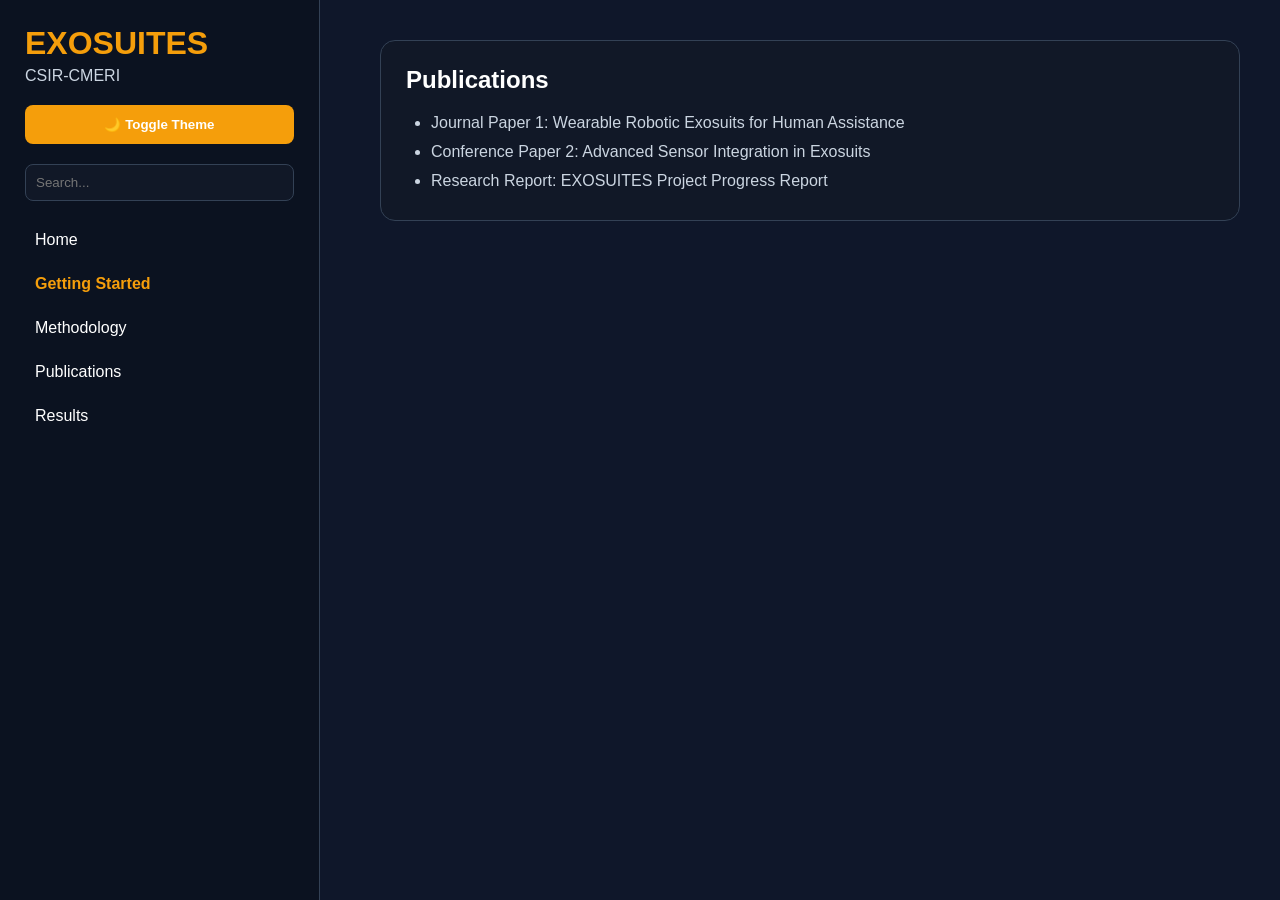
<file: pages/publications.html>
<!DOCTYPE html>
<html lang="en">
<head>
    <meta charset="UTF-8">
    <meta name="viewport" content="width=device-width, initial-scale=1.0">
    <title>Publications - EXOSUITES</title>
    <link rel="stylesheet" href="../style.css">
</head>
<body>

<main class="content">

<section>

<h1>Publications</h1>

<ul>

<li>
Journal Paper 1:
Wearable Robotic Exosuits for Human Assistance
</li>

<li>
Conference Paper 2:
Advanced Sensor Integration in Exosuits
</li>

<li>
Research Report:
EXOSUITES Project Progress Report
</li>

</ul>

</section>
<aside class="sidebar">

    <h2 class="logo-text">EXOSUITES</h2>
    <p class="institute">CSIR-CMERI</p>

    <button id="theme-toggle" class="theme-btn">
        🌙 Toggle Theme
    </button>

    <input
        type="text"
        placeholder="Search..."
        class="search-box">

    <nav class="docs-nav">

        <a href="../index.html">Home</a>

        <a href="about.html" class="active">
            Getting Started
        </a>

        <a href="methodology.html">
            Methodology
        </a>

        <a href="publications.html">
            Publications
        </a>

        <a href="results.html">
            Results
        </a>

    </nav>

</aside>

</main>
<script src="../script.js"></script>
</body>
</html>
</file>
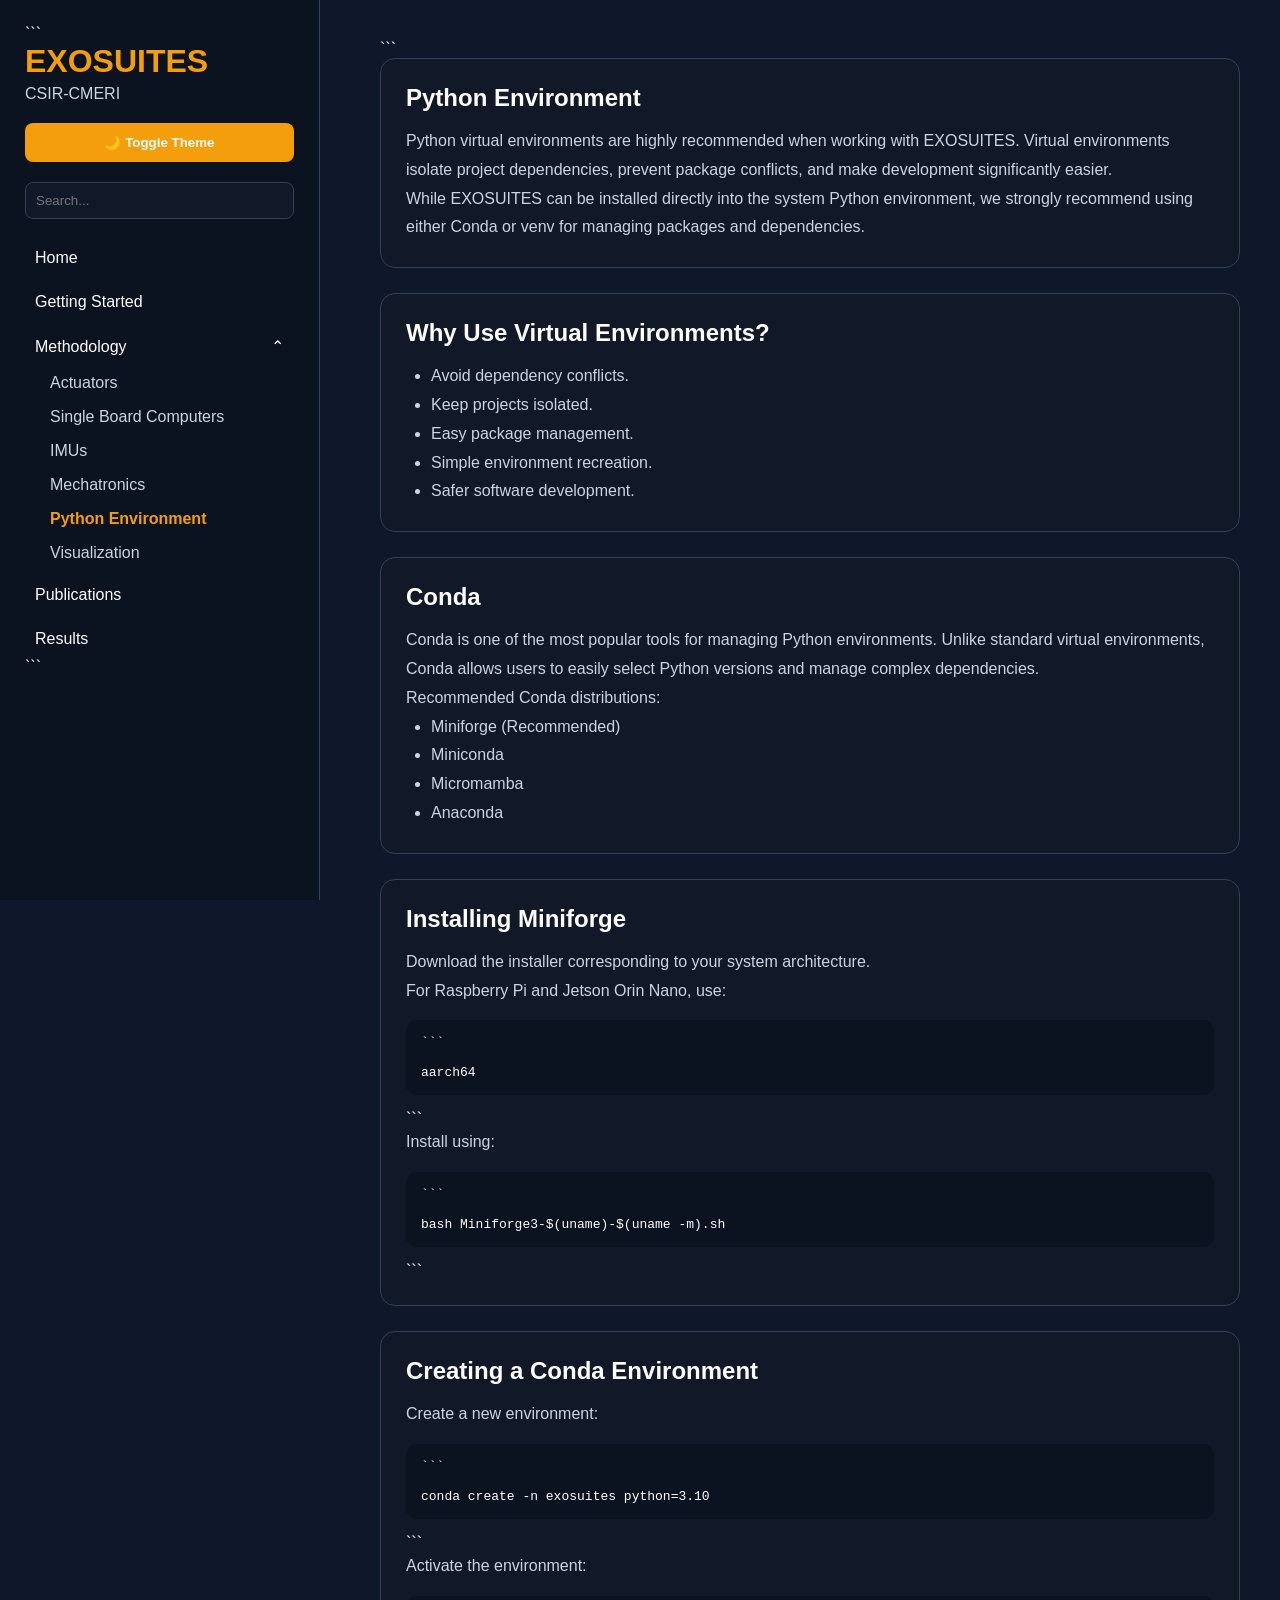
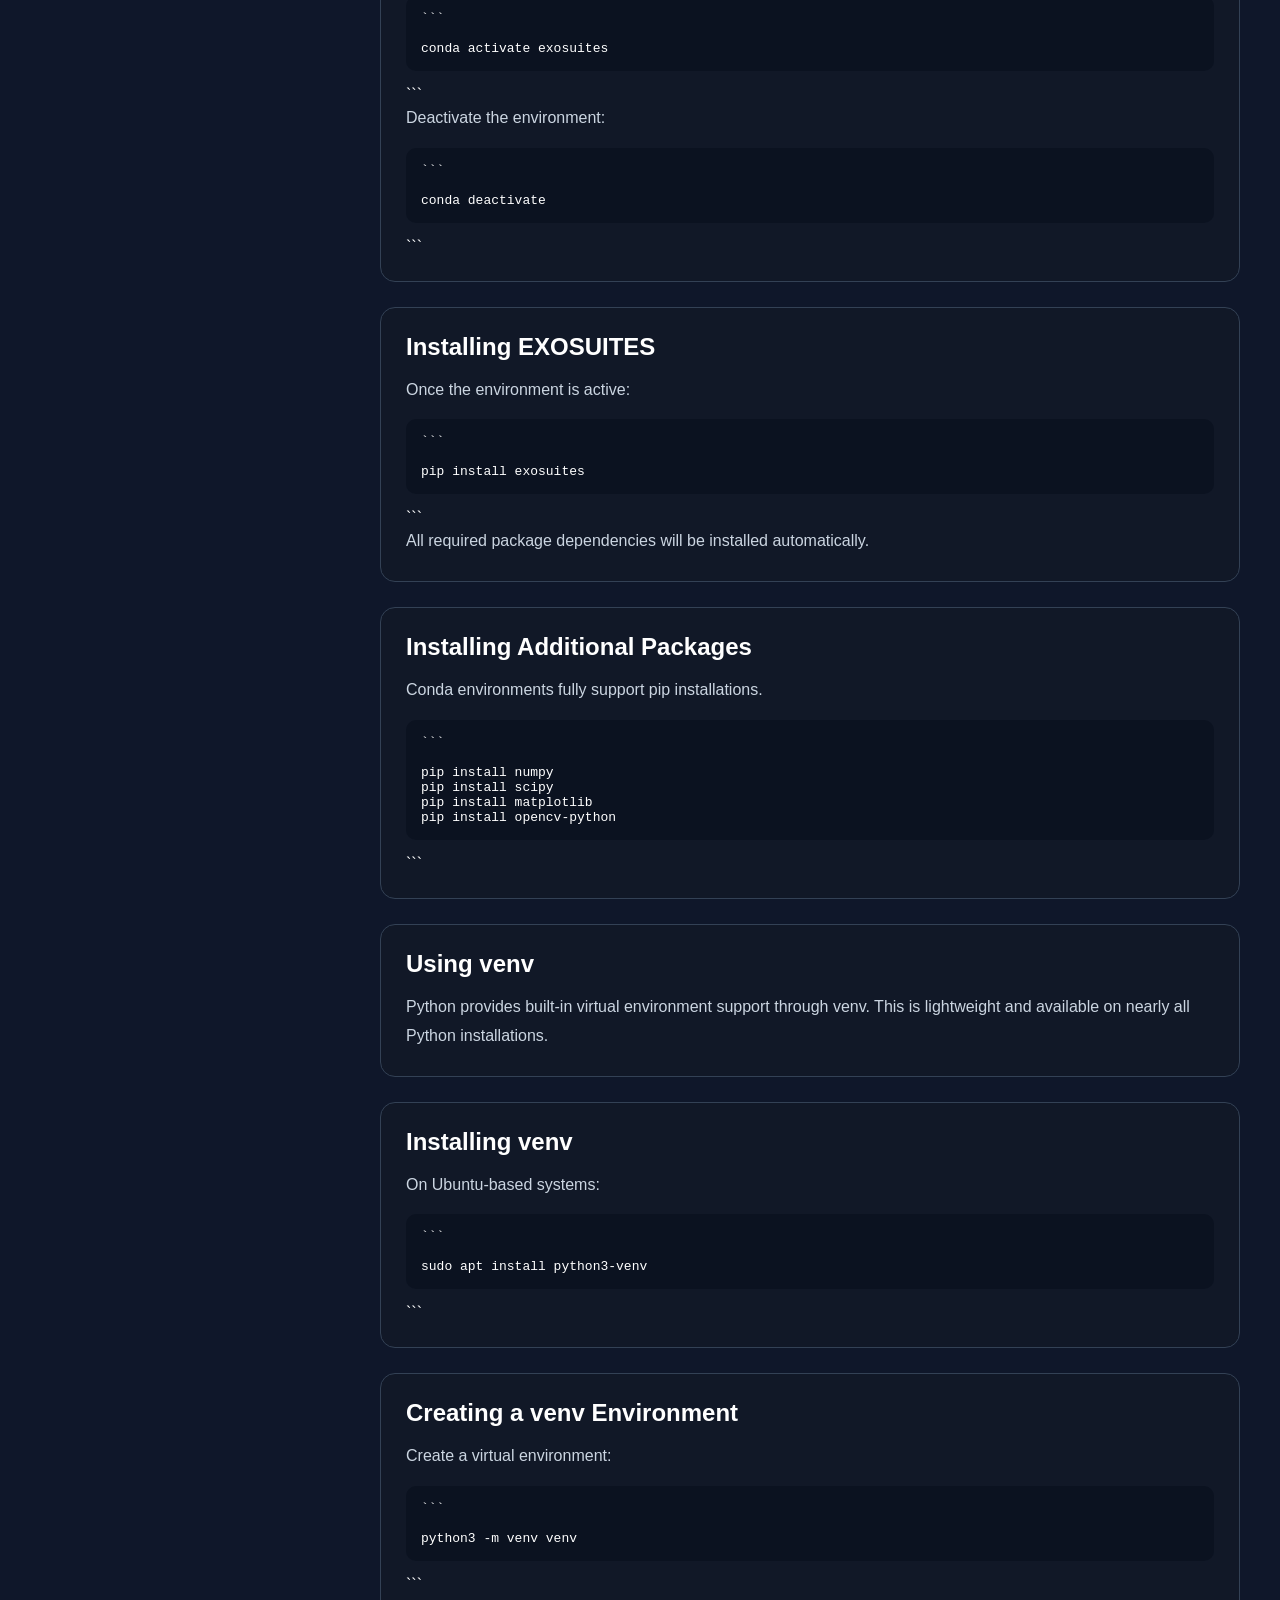
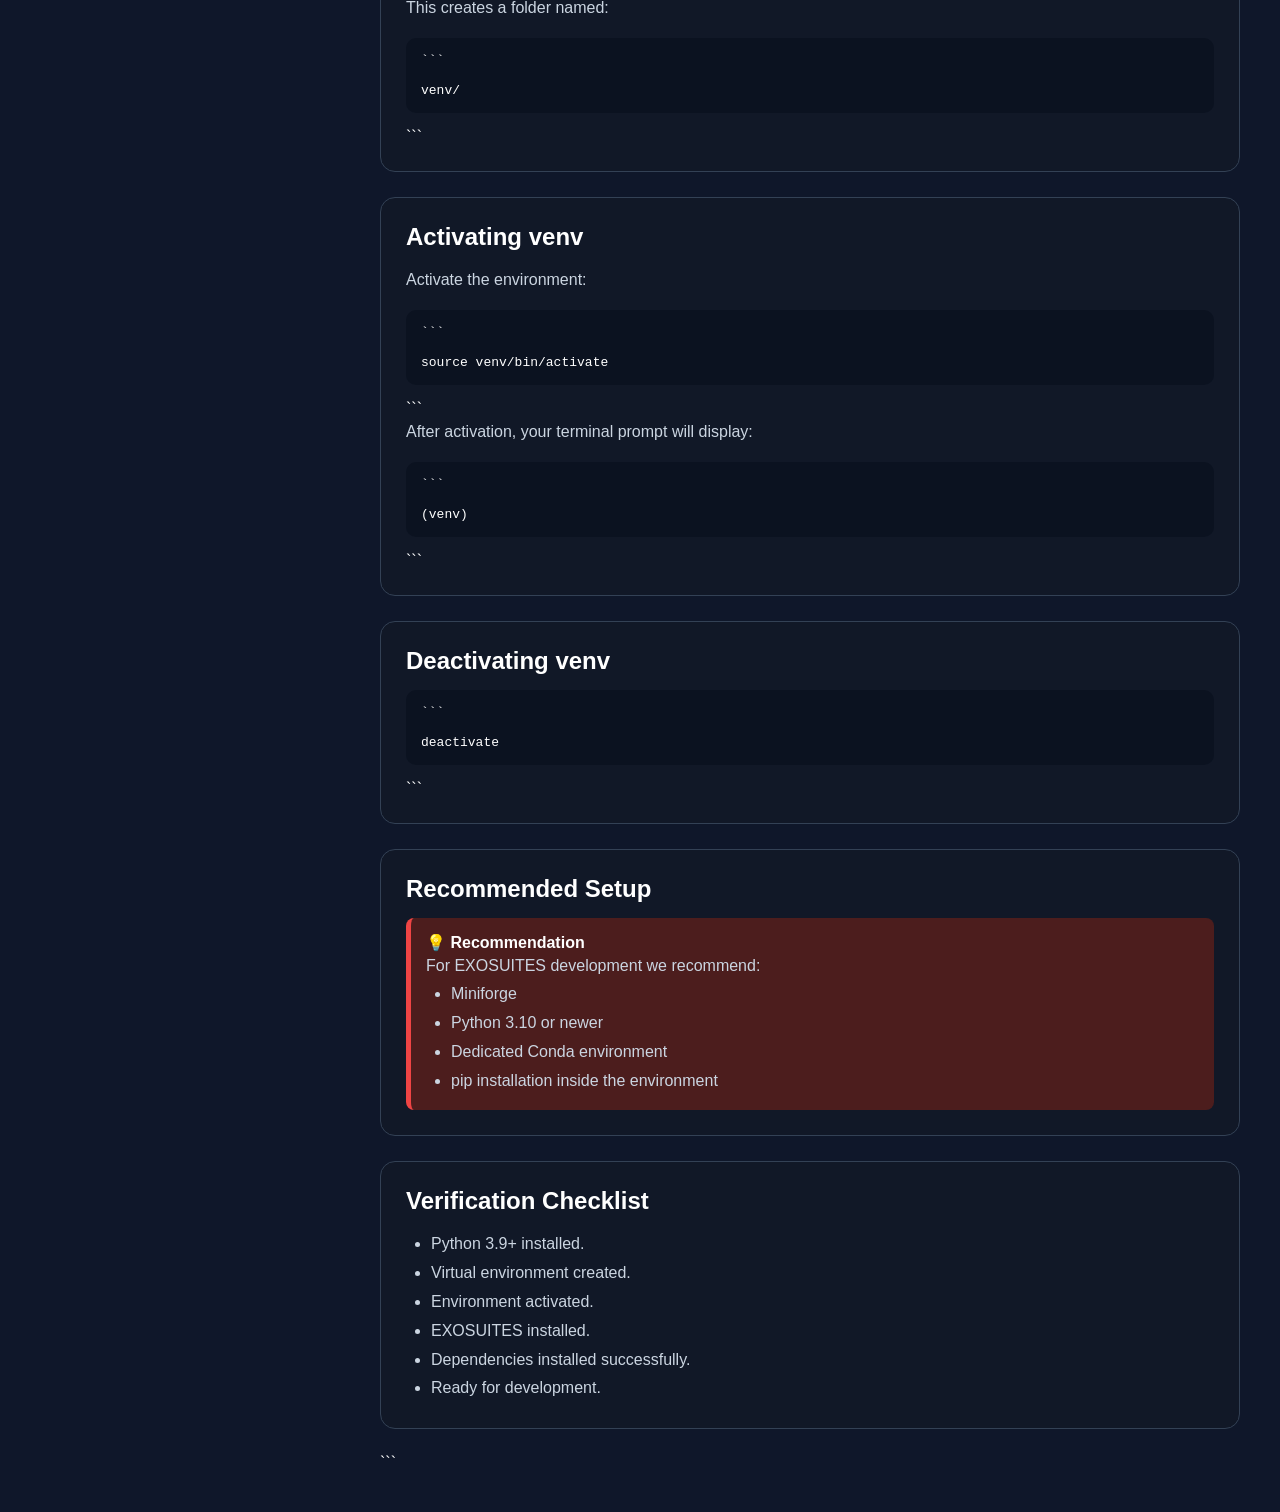
<file: pages/python_environment.html>
<!DOCTYPE html>

<html lang="en">

<head>
    <meta charset="UTF-8">
    <meta name="viewport" content="width=device-width, initial-scale=1.0">
    <title>Python Environment | EXOSUITES</title>
    <link rel="stylesheet" href="../style.css">
</head>

<body>

<aside class="sidebar">

```
<h2 class="logo-text">EXOSUITES</h2>
<p class="institute">CSIR-CMERI</p>

<button id="theme-toggle" class="theme-btn">
    🌙 Toggle Theme
</button>

<input type="text" placeholder="Search..." class="search-box">

<nav class="docs-nav">

    <a href="../index.html">Home</a>

    <a href="about.html">Getting Started</a>

    <div class="nav-group">

        <button class="dropdown-btn">
            Methodology
            <span>⌃</span>
        </button>

        <div class="dropdown-content">

            <a href="actuators.html">Actuators</a>

            <a href="single_board_computers.html">
                Single Board Computers
            </a>

            <a href="imus.html">IMUs</a>

            <a href="mechatronics.html">Mechatronics</a>

            <a href="python_environment.html" class="active">
                Python Environment
            </a>

            <a href="visualization.html">
                Visualization
            </a>

        </div>

    </div>

    <a href="publications.html">Publications</a>

    <a href="results.html">Results</a>

</nav>
```

</aside>

<main class="content">

```
<section>

    <h1>Python Environment</h1>

    <p>
        Python virtual environments are highly recommended when working
        with EXOSUITES. Virtual environments isolate project dependencies,
        prevent package conflicts, and make development significantly easier.
    </p>

    <p>
        While EXOSUITES can be installed directly into the system Python
        environment, we strongly recommend using either Conda or venv
        for managing packages and dependencies.
    </p>

</section>

<section>

    <h2>Why Use Virtual Environments?</h2>

    <ul>

        <li>Avoid dependency conflicts.</li>

        <li>Keep projects isolated.</li>

        <li>Easy package management.</li>

        <li>Simple environment recreation.</li>

        <li>Safer software development.</li>

    </ul>

</section>

<section>

    <h2>Conda</h2>

    <p>
        Conda is one of the most popular tools for managing Python
        environments. Unlike standard virtual environments,
        Conda allows users to easily select Python versions and
        manage complex dependencies.
    </p>

    <p>
        Recommended Conda distributions:
    </p>

    <ul>

        <li>Miniforge (Recommended)</li>

        <li>Miniconda</li>

        <li>Micromamba</li>

        <li>Anaconda</li>

    </ul>

</section>

<section>

    <h2>Installing Miniforge</h2>

    <p>
        Download the installer corresponding to your system architecture.
    </p>

    <p>
        For Raspberry Pi and Jetson Orin Nano, use:
    </p>

    <pre>
```

aarch64 </pre>

```
    <p>
        Install using:
    </p>

    <pre>
```

bash Miniforge3-$(uname)-$(uname -m).sh </pre>

```
</section>

<section>

    <h2>Creating a Conda Environment</h2>

    <p>
        Create a new environment:
    </p>

    <pre>
```

conda create -n exosuites python=3.10 </pre>

```
    <p>
        Activate the environment:
    </p>

    <pre>
```

conda activate exosuites </pre>

```
    <p>
        Deactivate the environment:
    </p>

    <pre>
```

conda deactivate </pre>

```
</section>

<section>

    <h2>Installing EXOSUITES</h2>

    <p>
        Once the environment is active:
    </p>

    <pre>
```

pip install exosuites </pre>

```
    <p>
        All required package dependencies will be installed automatically.
    </p>

</section>

<section>

    <h2>Installing Additional Packages</h2>

    <p>
        Conda environments fully support pip installations.
    </p>

    <pre>
```

pip install numpy
pip install scipy
pip install matplotlib
pip install opencv-python </pre>

```
</section>

<section>

    <h2>Using venv</h2>

    <p>
        Python provides built-in virtual environment support through venv.
        This is lightweight and available on nearly all Python installations.
    </p>

</section>

<section>

    <h2>Installing venv</h2>

    <p>
        On Ubuntu-based systems:
    </p>

    <pre>
```

sudo apt install python3-venv </pre>

```
</section>

<section>

    <h2>Creating a venv Environment</h2>

    <p>
        Create a virtual environment:
    </p>

    <pre>
```

python3 -m venv venv </pre>

```
    <p>
        This creates a folder named:
    </p>

    <pre>
```

venv/ </pre>

```
</section>

<section>

    <h2>Activating venv</h2>

    <p>
        Activate the environment:
    </p>

    <pre>
```

source venv/bin/activate </pre>

```
    <p>
        After activation, your terminal prompt will display:
    </p>

    <pre>
```

(venv) </pre>

```
</section>

<section>

    <h2>Deactivating venv</h2>

    <pre>
```

deactivate </pre>

```
</section>

<section>

    <h2>Recommended Setup</h2>

    <div class="warning-box">

        <strong>💡 Recommendation</strong>

        <p>
            For EXOSUITES development we recommend:
        </p>

        <ul>

            <li>Miniforge</li>

            <li>Python 3.10 or newer</li>

            <li>Dedicated Conda environment</li>

            <li>pip installation inside the environment</li>

        </ul>

    </div>

</section>

<section>

    <h2>Verification Checklist</h2>

    <ul>

        <li>Python 3.9+ installed.</li>

        <li>Virtual environment created.</li>

        <li>Environment activated.</li>

        <li>EXOSUITES installed.</li>

        <li>Dependencies installed successfully.</li>

        <li>Ready for development.</li>

    </ul>

</section>
```

</main>

<script src="../script.js"></script>

</body>
</html>
</file>
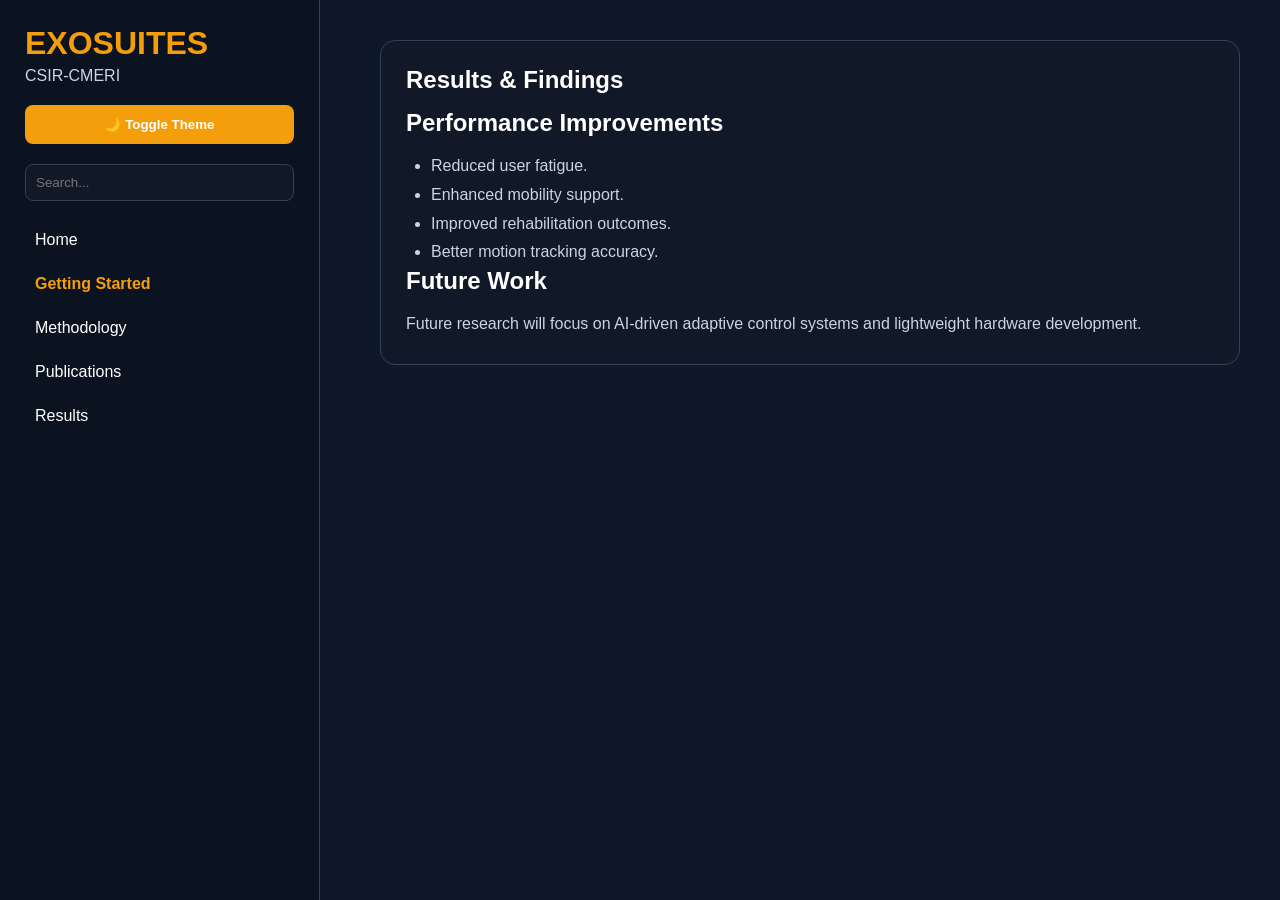
<file: pages/results.html>
<!DOCTYPE html>
<html lang="en">
<head>
    <meta charset="UTF-8">
    <meta name="viewport" content="width=device-width, initial-scale=1.0">
    <title>Results - EXOSUITES</title>
    <link rel="stylesheet" href="../style.css">
</head>
<body>

<main class="content">

<section>

<h1>Results & Findings</h1>

<h2>Performance Improvements</h2>

<ul>
<li>Reduced user fatigue.</li>
<li>Enhanced mobility support.</li>
<li>Improved rehabilitation outcomes.</li>
<li>Better motion tracking accuracy.</li>
</ul>

<h2>Future Work</h2>

<p>
Future research will focus on AI-driven adaptive control
systems and lightweight hardware development.
</p>

</section>

</main>
<script src="../script.js"></script><aside class="sidebar">

    <h2 class="logo-text">EXOSUITES</h2>
    <p class="institute">CSIR-CMERI</p>

    <button id="theme-toggle" class="theme-btn">
        🌙 Toggle Theme
    </button>

    <input
        type="text"
        placeholder="Search..."
        class="search-box">

    <nav class="docs-nav">

        <a href="../index.html">Home</a>

        <a href="about.html" class="active">
            Getting Started
        </a>

        <a href="methodology.html">
            Methodology
        </a>

        <a href="publications.html">
            Publications
        </a>

        <a href="results.html">
            Results
        </a>

    </nav>

</aside>
</body>
</html>
</file>
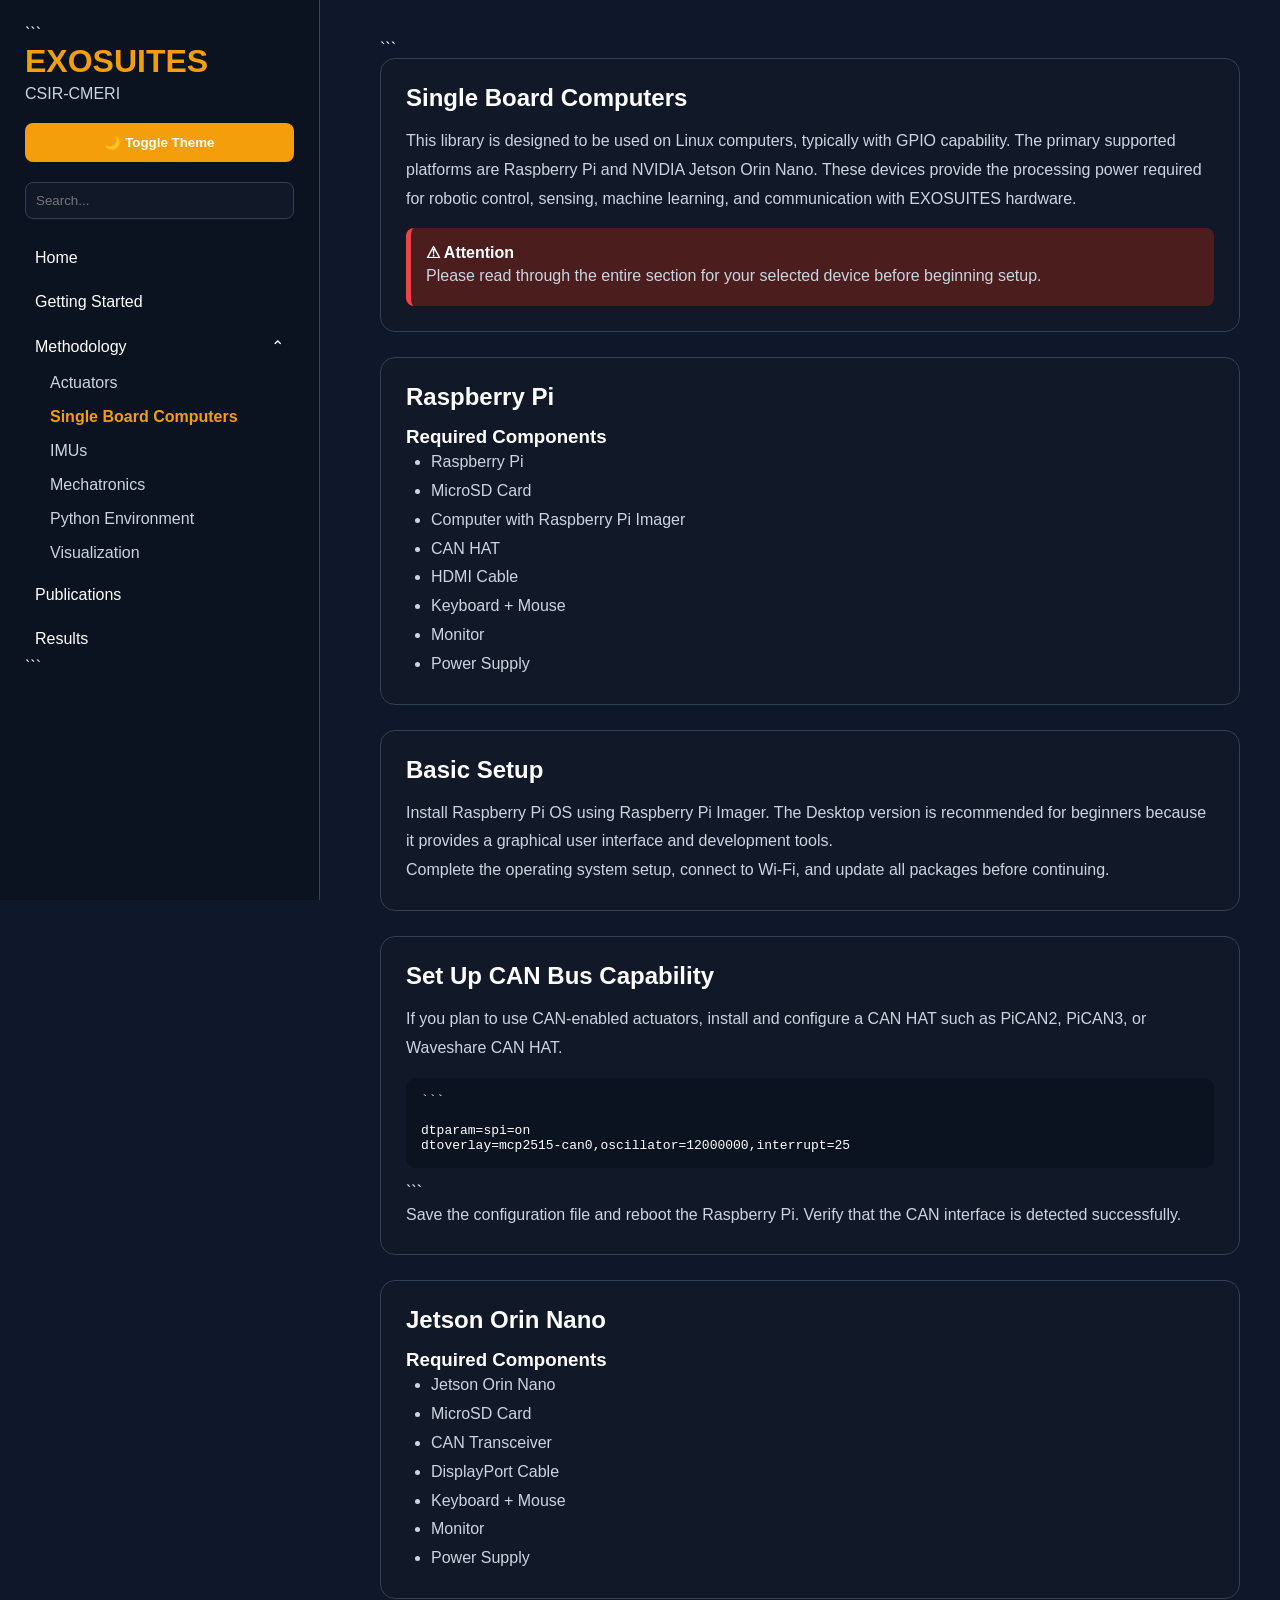
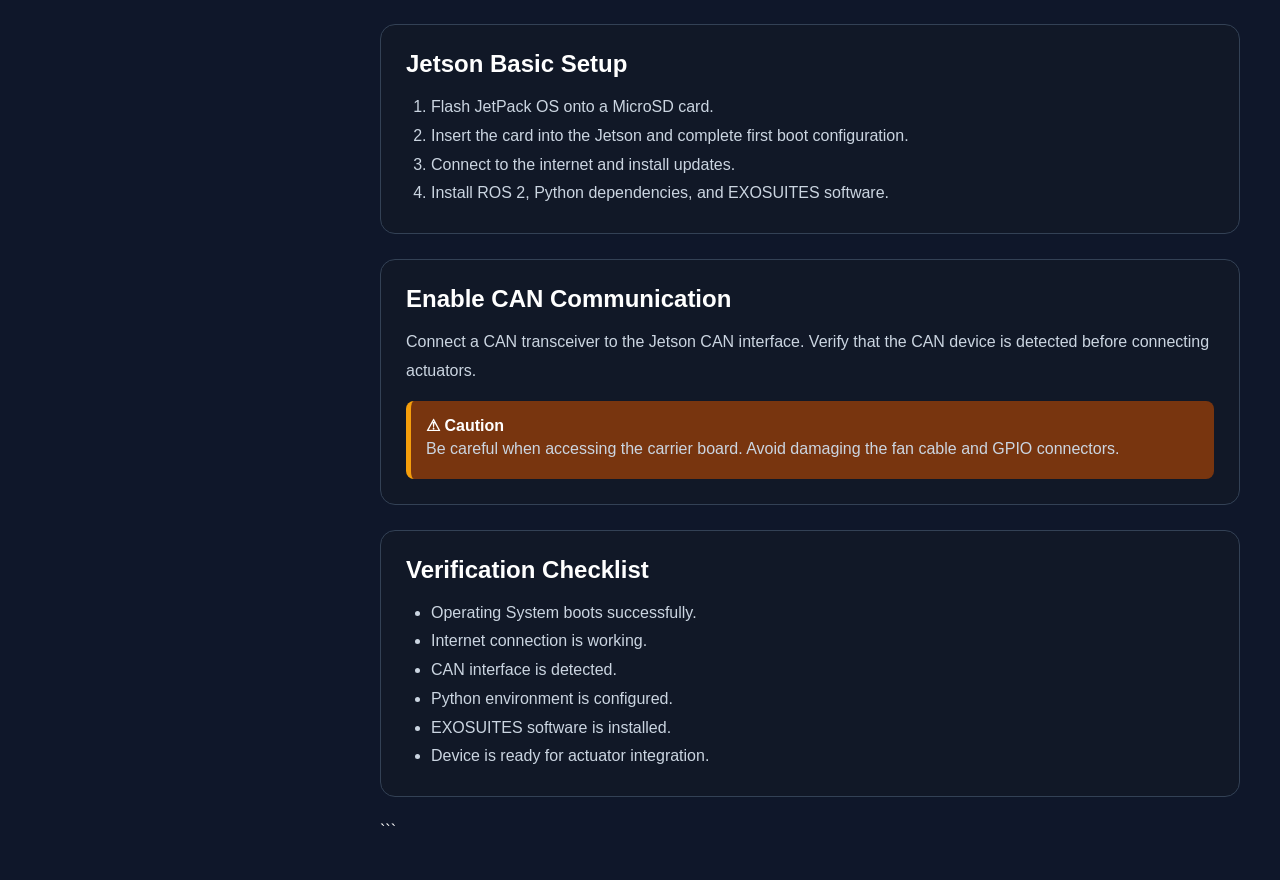
<file: pages/single_board_computers.html>
<!DOCTYPE html>

<html lang="en">

<head>
    <meta charset="UTF-8">
    <meta name="viewport" content="width=device-width, initial-scale=1.0">
    <title>Single Board Computers | EXOSUITES</title>
    <link rel="stylesheet" href="../style.css">
</head>

<body>

<aside class="sidebar">

```
<h2 class="logo-text">EXOSUITES</h2>
<p class="institute">CSIR-CMERI</p>

<button id="theme-toggle" class="theme-btn">
    🌙 Toggle Theme
</button>

<input type="text" placeholder="Search..." class="search-box">

<nav class="docs-nav">

    <a href="../index.html">Home</a>

    <a href="about.html">Getting Started</a>

    <div class="nav-group">

        <button class="dropdown-btn">
            Methodology
            <span>⌃</span>
        </button>

        <div class="dropdown-content">

            <a href="actuators.html">Actuators</a>

            <a href="single_board_computers.html" class="active">
                Single Board Computers
            </a>

            <a href="imus.html">IMUs</a>

            <a href="mechatronics.html">Mechatronics</a>

            <a href="python_environment.html">
                Python Environment
            </a>

            <a href="visualization.html">
                Visualization
            </a>

        </div>

    </div>

    <a href="publications.html">Publications</a>
    <a href="results.html">Results</a>

</nav>
```

</aside>

<main class="content">

```
<section>

    <h1>Single Board Computers</h1>

    <p>
        This library is designed to be used on Linux computers,
        typically with GPIO capability. The primary supported
        platforms are Raspberry Pi and NVIDIA Jetson Orin Nano.
        These devices provide the processing power required for
        robotic control, sensing, machine learning, and
        communication with EXOSUITES hardware.
    </p>

    <div class="warning-box">

        <strong>⚠ Attention</strong>

        <p>
            Please read through the entire section for your selected
            device before beginning setup.
        </p>

    </div>

</section>

<section>

    <h2>Raspberry Pi</h2>

    <h3>Required Components</h3>

    <ul>
        <li>Raspberry Pi</li>
        <li>MicroSD Card</li>
        <li>Computer with Raspberry Pi Imager</li>
        <li>CAN HAT</li>
        <li>HDMI Cable</li>
        <li>Keyboard + Mouse</li>
        <li>Monitor</li>
        <li>Power Supply</li>
    </ul>

</section>

<section>

    <h2>Basic Setup</h2>

    <p>
        Install Raspberry Pi OS using Raspberry Pi Imager.
        The Desktop version is recommended for beginners
        because it provides a graphical user interface and
        development tools.
    </p>

    <p>
        Complete the operating system setup, connect to Wi-Fi,
        and update all packages before continuing.
    </p>

</section>

<section>

    <h2>Set Up CAN Bus Capability</h2>

    <p>
        If you plan to use CAN-enabled actuators, install and
        configure a CAN HAT such as PiCAN2, PiCAN3, or
        Waveshare CAN HAT.
    </p>

    <pre>
```

dtparam=spi=on
dtoverlay=mcp2515-can0,oscillator=12000000,interrupt=25 </pre>

```
    <p>
        Save the configuration file and reboot the Raspberry Pi.
        Verify that the CAN interface is detected successfully.
    </p>

</section>

<section>

    <h2>Jetson Orin Nano</h2>

    <h3>Required Components</h3>

    <ul>
        <li>Jetson Orin Nano</li>
        <li>MicroSD Card</li>
        <li>CAN Transceiver</li>
        <li>DisplayPort Cable</li>
        <li>Keyboard + Mouse</li>
        <li>Monitor</li>
        <li>Power Supply</li>
    </ul>

</section>

<section>

    <h2>Jetson Basic Setup</h2>

    <ol>

        <li>
            Flash JetPack OS onto a MicroSD card.
        </li>

        <li>
            Insert the card into the Jetson and complete
            first boot configuration.
        </li>

        <li>
            Connect to the internet and install updates.
        </li>

        <li>
            Install ROS 2, Python dependencies,
            and EXOSUITES software.
        </li>

    </ol>

</section>

<section>

    <h2>Enable CAN Communication</h2>

    <p>
        Connect a CAN transceiver to the Jetson CAN interface.
        Verify that the CAN device is detected before
        connecting actuators.
    </p>

    <div class="caution-box">

        <strong>⚠ Caution</strong>

        <p>
            Be careful when accessing the carrier board.
            Avoid damaging the fan cable and GPIO connectors.
        </p>

    </div>

</section>

<section>

    <h2>Verification Checklist</h2>

    <ul>

        <li>Operating System boots successfully.</li>

        <li>Internet connection is working.</li>

        <li>CAN interface is detected.</li>

        <li>Python environment is configured.</li>

        <li>EXOSUITES software is installed.</li>

        <li>Device is ready for actuator integration.</li>

    </ul>

</section>
```

</main>

<script src="../script.js"></script>

</body>
</html>
</file>
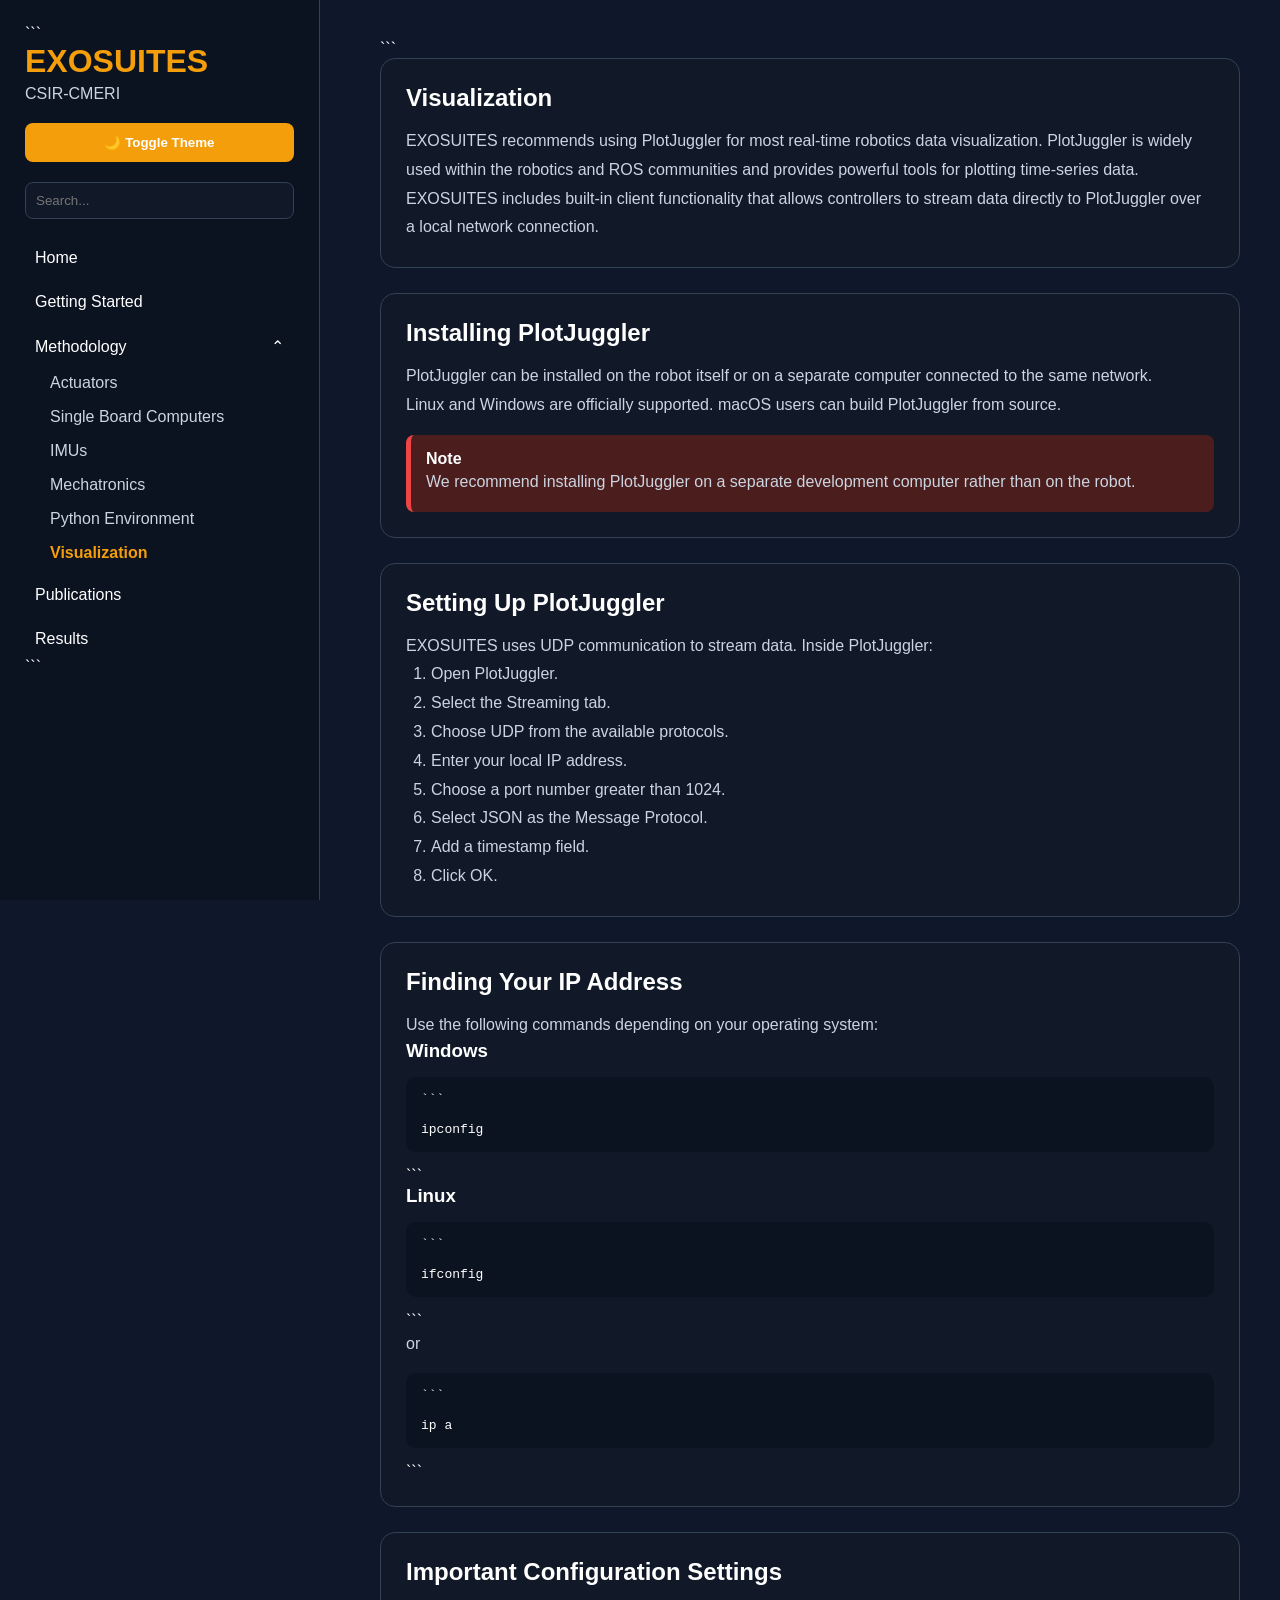
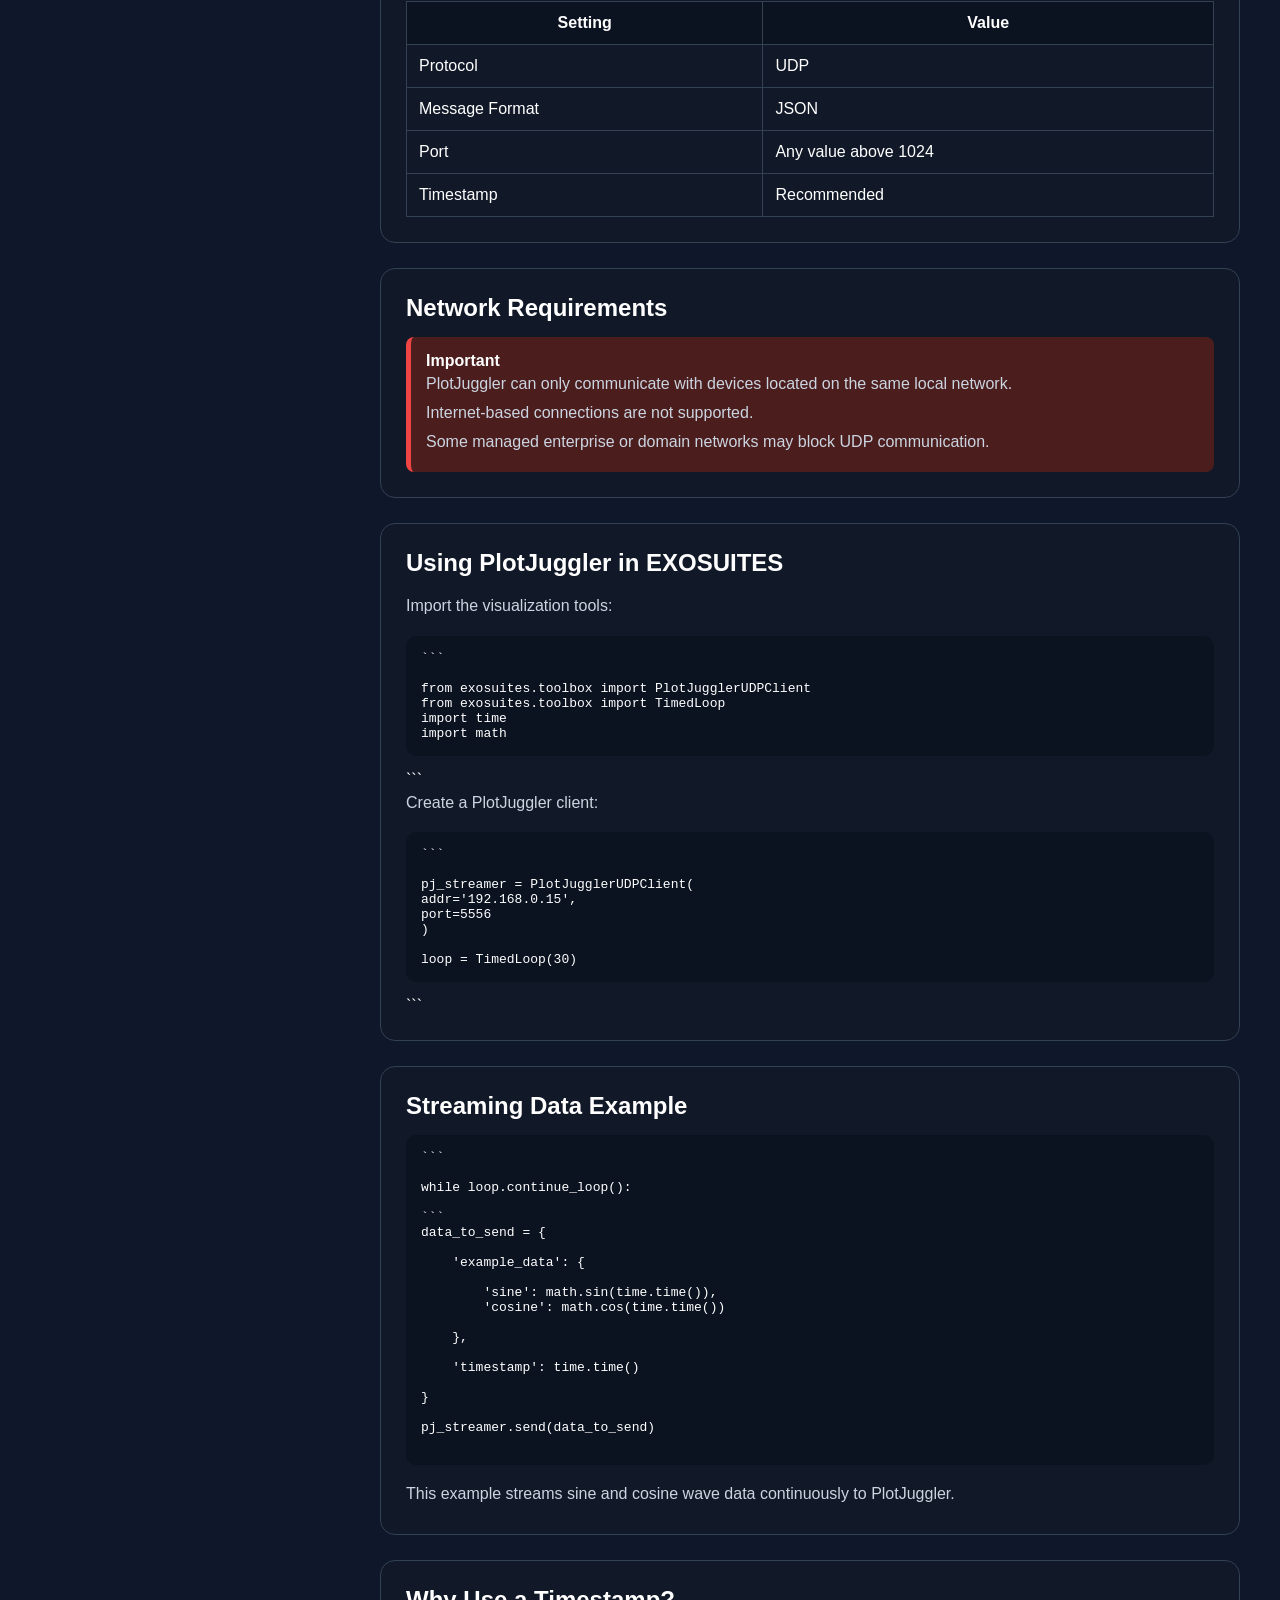
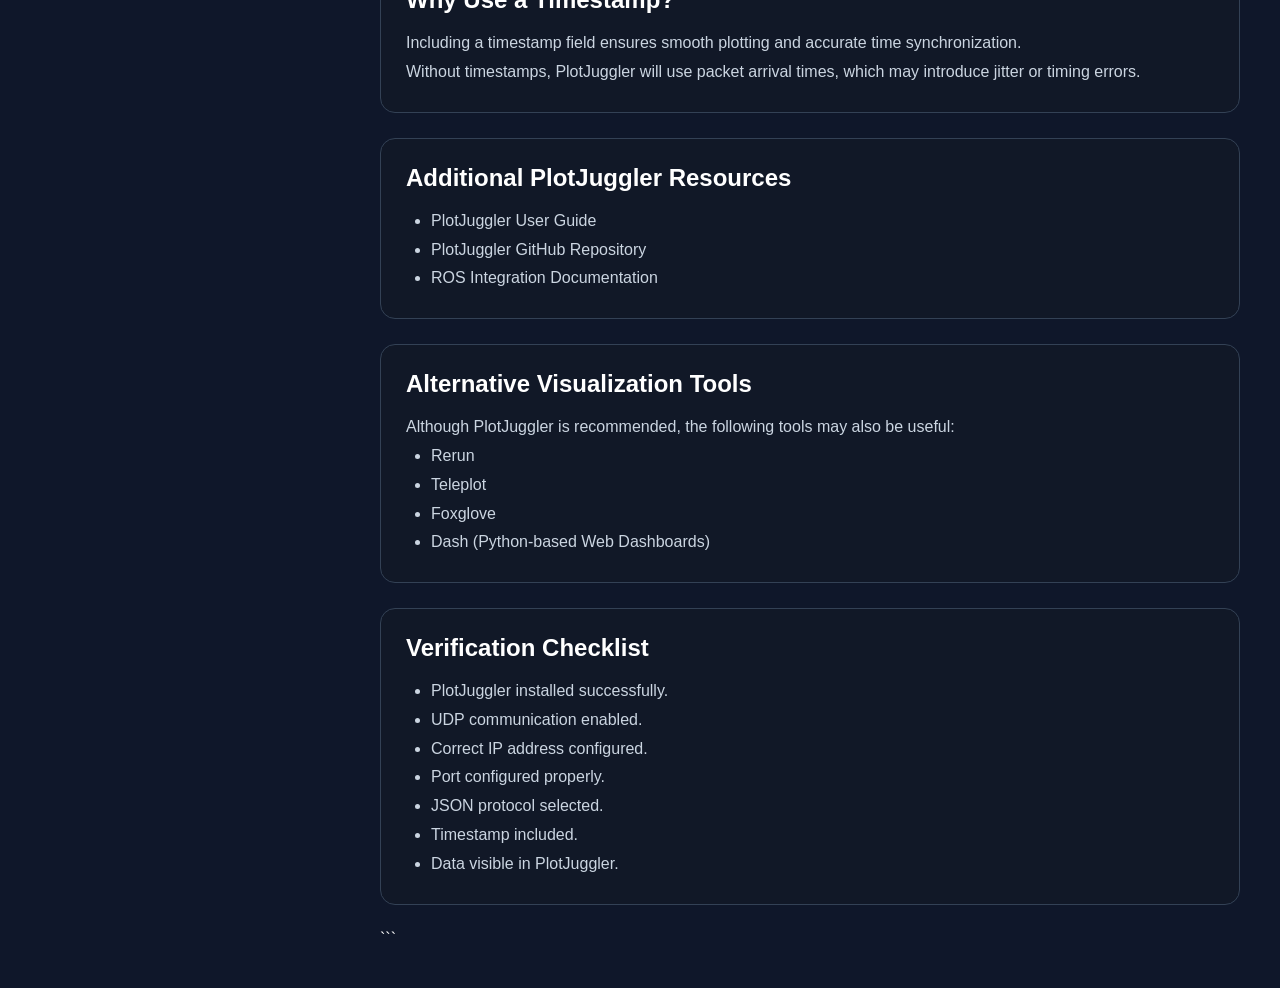
<file: pages/visualization.html>
<!DOCTYPE html>

<html lang="en">

<head>
    <meta charset="UTF-8">
    <meta name="viewport" content="width=device-width, initial-scale=1.0">
    <title>Visualization | EXOSUITES</title>
    <link rel="stylesheet" href="../style.css">
</head>

<body>

<aside class="sidebar">

```
<h2 class="logo-text">EXOSUITES</h2>
<p class="institute">CSIR-CMERI</p>

<button id="theme-toggle" class="theme-btn">
    🌙 Toggle Theme
</button>

<input type="text" placeholder="Search..." class="search-box">

<nav class="docs-nav">

    <a href="../index.html">Home</a>

    <a href="about.html">Getting Started</a>

    <div class="nav-group">

        <button class="dropdown-btn">
            Methodology
            <span>⌃</span>
        </button>

        <div class="dropdown-content">

            <a href="actuators.html">Actuators</a>

            <a href="single_board_computers.html">
                Single Board Computers
            </a>

            <a href="imus.html">IMUs</a>

            <a href="mechatronics.html">Mechatronics</a>

            <a href="python_environment.html">
                Python Environment
            </a>

            <a href="visualization.html" class="active">
                Visualization
            </a>

        </div>

    </div>

    <a href="publications.html">Publications</a>

    <a href="results.html">Results</a>

</nav>
```

</aside>

<main class="content">

```
<section>

    <h1>Visualization</h1>

    <p>
        EXOSUITES recommends using PlotJuggler for most real-time
        robotics data visualization. PlotJuggler is widely used within
        the robotics and ROS communities and provides powerful tools
        for plotting time-series data.
    </p>

    <p>
        EXOSUITES includes built-in client functionality that allows
        controllers to stream data directly to PlotJuggler over a
        local network connection.
    </p>

</section>

<section>

    <h2>Installing PlotJuggler</h2>

    <p>
        PlotJuggler can be installed on the robot itself or on a
        separate computer connected to the same network.
    </p>

    <p>
        Linux and Windows are officially supported. macOS users
        can build PlotJuggler from source.
    </p>

    <div class="warning-box">

        <strong>Note</strong>

        <p>
            We recommend installing PlotJuggler on a separate
            development computer rather than on the robot.
        </p>

    </div>

</section>

<section>

    <h2>Setting Up PlotJuggler</h2>

    <p>
        EXOSUITES uses UDP communication to stream data.
        Inside PlotJuggler:
    </p>

    <ol>

        <li>Open PlotJuggler.</li>

        <li>Select the Streaming tab.</li>

        <li>Choose UDP from the available protocols.</li>

        <li>Enter your local IP address.</li>

        <li>Choose a port number greater than 1024.</li>

        <li>Select JSON as the Message Protocol.</li>

        <li>Add a timestamp field.</li>

        <li>Click OK.</li>

    </ol>

</section>

<section>

    <h2>Finding Your IP Address</h2>

    <p>
        Use the following commands depending on your operating system:
    </p>

    <h3>Windows</h3>

    <pre>
```

ipconfig </pre>

```
    <h3>Linux</h3>

    <pre>
```

ifconfig </pre>

```
    <p>or</p>

    <pre>
```

ip a </pre>

```
</section>

<section>

    <h2>Important Configuration Settings</h2>

    <table>

        <tr>
            <th>Setting</th>
            <th>Value</th>
        </tr>

        <tr>
            <td>Protocol</td>
            <td>UDP</td>
        </tr>

        <tr>
            <td>Message Format</td>
            <td>JSON</td>
        </tr>

        <tr>
            <td>Port</td>
            <td>Any value above 1024</td>
        </tr>

        <tr>
            <td>Timestamp</td>
            <td>Recommended</td>
        </tr>

    </table>

</section>

<section>

    <h2>Network Requirements</h2>

    <div class="warning-box">

        <strong>Important</strong>

        <p>
            PlotJuggler can only communicate with devices located
            on the same local network.
        </p>

        <p>
            Internet-based connections are not supported.
        </p>

        <p>
            Some managed enterprise or domain networks may block
            UDP communication.
        </p>

    </div>

</section>

<section>

    <h2>Using PlotJuggler in EXOSUITES</h2>

    <p>
        Import the visualization tools:
    </p>

    <pre>
```

from exosuites.toolbox import PlotJugglerUDPClient
from exosuites.toolbox import TimedLoop
import time
import math </pre>

```
    <p>
        Create a PlotJuggler client:
    </p>

    <pre>
```

pj_streamer = PlotJugglerUDPClient(
addr='192.168.0.15',
port=5556
)

loop = TimedLoop(30) </pre>

```
</section>

<section>

    <h2>Streaming Data Example</h2>

    <pre>
```

while loop.continue_loop():

```
data_to_send = {

    'example_data': {

        'sine': math.sin(time.time()),
        'cosine': math.cos(time.time())

    },

    'timestamp': time.time()

}

pj_streamer.send(data_to_send)
    </pre>

    <p>
        This example streams sine and cosine wave data
        continuously to PlotJuggler.
    </p>

</section>

<section>

    <h2>Why Use a Timestamp?</h2>

    <p>
        Including a timestamp field ensures smooth plotting
        and accurate time synchronization.
    </p>

    <p>
        Without timestamps, PlotJuggler will use packet arrival
        times, which may introduce jitter or timing errors.
    </p>

</section>

<section>

    <h2>Additional PlotJuggler Resources</h2>

    <ul>

        <li>PlotJuggler User Guide</li>

        <li>PlotJuggler GitHub Repository</li>

        <li>ROS Integration Documentation</li>

    </ul>

</section>

<section>

    <h2>Alternative Visualization Tools</h2>

    <p>
        Although PlotJuggler is recommended, the following tools
        may also be useful:
    </p>

    <ul>

        <li>Rerun</li>

        <li>Teleplot</li>

        <li>Foxglove</li>

        <li>Dash (Python-based Web Dashboards)</li>

    </ul>

</section>

<section>

    <h2>Verification Checklist</h2>

    <ul>

        <li>PlotJuggler installed successfully.</li>

        <li>UDP communication enabled.</li>

        <li>Correct IP address configured.</li>

        <li>Port configured properly.</li>

        <li>JSON protocol selected.</li>

        <li>Timestamp included.</li>

        <li>Data visible in PlotJuggler.</li>

    </ul>

</section>
```

</main>

<script src="../script.js"></script>

</body>
</html>
</file>
<file: style.css>
/* =========================
Theme Variables
========================= */

:root{
--bg-color:#0f172a;
--sidebar-color:#0b1220;
--card-color:#111827;
--text-color:#ffffff;
--secondary-text:#cbd5e1;
--accent:#f59e0b;
--border:#334155;
}

.light-theme{
--bg-color:#f8fafc;
--sidebar-color:#ffffff;
--card-color:#ffffff;
--text-color:#111827;
--secondary-text:#475569;
--accent:#ea580c;
--border:#cbd5e1;
}

/* =========================
Reset
========================= */

*{
margin:0;
padding:0;
box-sizing:border-box;
}

html{
scroll-behavior:smooth;
}

body{
display:flex;
font-family:Arial, sans-serif;
background:var(--bg-color);
color:var(--text-color);
transition:0.3s;
}

/* =========================
Sidebar
========================= */

.sidebar{
width:320px;
height:100vh;
position:fixed;
top:0;
left:0;
padding:25px;
background:var(--sidebar-color);
border-right:1px solid var(--border);
overflow-y:auto;
}

.logo-text{
color:var(--accent);
font-size:2rem;
margin-bottom:5px;
}

.institute{
color:var(--secondary-text);
margin-bottom:20px;
}

.theme-btn{
width:100%;
padding:12px;
border:none;
border-radius:8px;
cursor:pointer;
background:var(--accent);
color:white;
font-weight:bold;
margin-bottom:20px;
}

.search-box{
width:100%;
padding:10px;
border-radius:8px;
border:1px solid var(--border);
background:var(--card-color);
color:var(--text-color);
margin-bottom:20px;
}

/* =========================
Docs Navigation
========================= */

.docs-nav{
display:flex;
flex-direction:column;
gap:6px;
}

.docs-nav a{
display:block;
color:var(--text-color);
text-decoration:none;
padding:10px;
border-radius:8px;
}

.docs-nav a:hover{
background:rgba(255,255,255,0.05);
color:var(--accent);
}

.nav-group{
width:100%;
}

.dropdown-btn{
width:100%;
background:none;
border:none;
color:var(--text-color);
text-align:left;
cursor:pointer;
font-size:16px;


display:flex;
justify-content:space-between;
align-items:center;

padding:10px;


}

.dropdown-btn:hover{
color:var(--accent);
}

.dropdown-content{
display:flex;
flex-direction:column;
margin-left:15px;
}

.dropdown-content a{
color:var(--secondary-text);
padding:8px 10px;
}

.dropdown-content a:hover{
color:var(--accent);
}

.active{
color:var(--accent) !important;
font-weight:600;
}

/* =========================
Main Content
========================= */

.content{
margin-left:340px;
width:100%;
padding:40px;
}

/* =========================
Hero Banner
========================= */

.hero-banner{
display:flex;
align-items:center;
gap:30px;


background:var(--card-color);
border:1px solid var(--border);

border-radius:20px;
padding:35px;
margin-bottom:40px;


}

.hero-logo{
font-size:120px;
font-weight:900;


background:linear-gradient(
    90deg,
    #ff2d2d,
    #ff7b00,
    #ffb300
);

-webkit-background-clip:text;
-webkit-text-fill-color:transparent;


}

.hero-content h1{
font-size:4rem;
margin-bottom:10px;
}

.hero-content h3{
color:var(--secondary-text);
margin-bottom:15px;
font-weight:400;
}

.hero-content p{
color:var(--secondary-text);
line-height:1.8;
}

/* =========================
Layout
========================= */

.layout{
display:flex;
gap:30px;
}

.main-content{
flex:1;
}

/* =========================
Sections
========================= */

section{
background:var(--card-color);
border:1px solid var(--border);
border-radius:15px;
padding:25px;
margin-bottom:25px;
}

section h1,
section h2{
margin-bottom:15px;
}

section p,
section li{
color:var(--secondary-text);
line-height:1.8;
}

ul,
ol{
padding-left:25px;
}

/* =========================
Feature Cards
========================= */

.feature-grid{
display:grid;
grid-template-columns:repeat(auto-fit,minmax(220px,1fr));
gap:20px;
}

.feature-card{
border:1px solid var(--border);
border-radius:12px;
padding:20px;
}

.feature-card h3{
color:var(--accent);
margin-bottom:10px;
}

/* =========================
Team Cards
========================= */

.team-grid{
display:grid;
grid-template-columns:repeat(auto-fit,minmax(220px,1fr));
gap:20px;
}

.team-card{
border:1px solid var(--border);
border-radius:12px;
padding:20px;
}

.team-card h3{
color:var(--accent);
}

/* =========================
TOC
========================= */

.toc{
width:220px;
position:sticky;
top:20px;
height:fit-content;


background:var(--card-color);
border:1px solid var(--border);

padding:20px;
border-radius:12px;


}

.toc h4{
margin-bottom:15px;
}

.toc a{
display:block;
color:var(--secondary-text);
text-decoration:none;
margin-bottom:10px;
}

.toc a:hover{
color:var(--accent);
}

/* =========================
Images
========================= */

.project-image{
width:100%;
border-radius:12px;
}

/* =========================
Code Blocks
========================= */

pre{
background:#0b1220;
padding:15px;
border-radius:10px;
overflow-x:auto;
color:white;
margin:15px 0;
}

/* =========================
Warning Boxes
========================= */

.warning-box{
background:#4c1d1d;
border-left:5px solid #ef4444;
padding:15px;
border-radius:8px;
margin-top:15px;
}

.caution-box{
background:#78350f;
border-left:5px solid #f59e0b;
padding:15px;
border-radius:8px;
margin-top:15px;
}

/* =========================
Tables
========================= */

table{
width:100%;
border-collapse:collapse;
margin-top:15px;
}

table th,
table td{
border:1px solid var(--border);
padding:12px;
}

table th{
background:#0b1220;
}

/* =========================
Footer
========================= */

footer{
text-align:center;
padding:20px;
color:var(--secondary-text);
}

/* =========================
Mobile
========================= */

@media(max-width:992px){


body{
    flex-direction:column;
}

.sidebar{
    position:relative;
    width:100%;
    height:auto;
}

.content{
    margin-left:0;
}

.layout{
    flex-direction:column;
}

.toc{
    width:100%;
}

.hero-banner{
    flex-direction:column;
    text-align:center;
}

.hero-logo{
    font-size:90px;
}

.hero-content h1{
    font-size:2.5rem;
}


}
</file>
